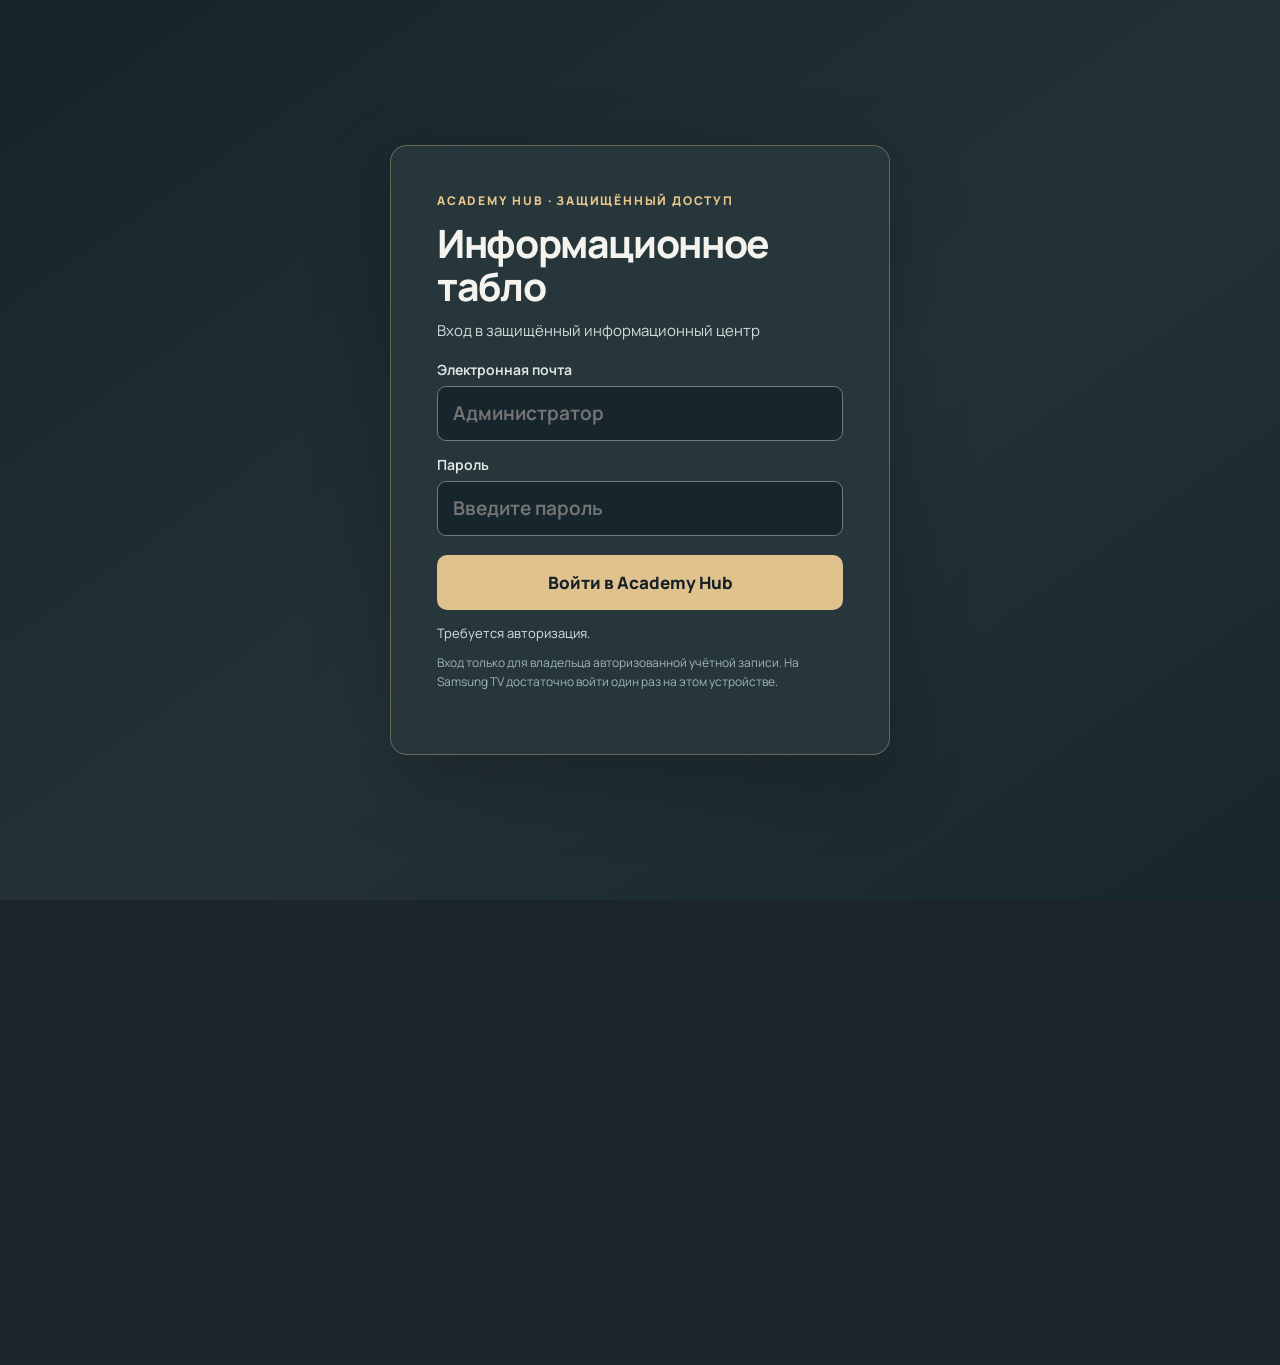
<file: index.html>
<!DOCTYPE html>
<html lang="ru">
<head>
  <meta charset="UTF-8" />
  <meta name="viewport" content="width=device-width,initial-scale=1" />
  <meta name="theme-color" content="#0a0e12" />
  <title>Academy Hub — Tactical Command Board</title>
  <link rel="preconnect" href="https://fonts.googleapis.com">
  <link rel="preconnect" href="https://fonts.gstatic.com" crossorigin>
  <link href="https://fonts.googleapis.com/css2?family=Manrope:wght@400;500;600;700;800&family=IBM+Plex+Sans:wght@400;500;600;700&display=swap" rel="stylesheet">
  <style>
    :root{
      --bg:#090d10;--bg2:#0e1317;--surface:#12181d;--surface-2:#182128;--surface-3:#1f2a32;
      --line:#2b3841;--line-2:#394952;--fg:#eef3f3;--muted:#9fb0b8;--gold:#d2b06a;--gold-2:#a7894e;
      --olive:#81916c;--olive-2:#536149;--alert:#f2c98c;--good:#8ed2b0;--bad:#f1a2a2;--blue:#90b0d8;
      --radius:20px;--shadow:0 24px 60px rgba(0,0,0,.28);--max:1620px;
      font-family:Manrope,system-ui,-apple-system,'Segoe UI',sans-serif;color:var(--fg);background:
        radial-gradient(circle at 85% -10%,rgba(210,176,106,.14),transparent 27%),
        radial-gradient(circle at 20% -10%,rgba(129,145,108,.14),transparent 32%),
        linear-gradient(180deg,#0a0e12,#0b1014 30%,#090d10);
    }
    *{box-sizing:border-box} html{scroll-behavior:smooth} body{margin:0;min-height:100vh;background:transparent}
    button,input,select,textarea{font:inherit} button{cursor:pointer;border:0} a{text-decoration:none;color:inherit}
    .hidden{display:none!important}
    .app{display:flex;min-height:100vh}
    .sidebar{width:286px;flex-shrink:0;background:linear-gradient(180deg,#0d1216,#0e1418 55%,#0b1014);border-right:1px solid rgba(210,176,106,.18);padding:22px 18px 18px;position:sticky;top:0;height:100vh;overflow:auto}
    .brand{display:flex;align-items:flex-start;gap:14px;padding:14px;border:1px solid rgba(210,176,106,.18);background:linear-gradient(180deg,rgba(210,176,106,.08),rgba(255,255,255,.01));border-radius:22px;box-shadow:var(--shadow)}
    .crest{width:58px;height:58px;border-radius:16px;background:linear-gradient(145deg,#20302c,#121a19);border:1px solid rgba(210,176,106,.34);display:grid;place-items:center;color:var(--gold);font-weight:800;letter-spacing:.08em;font-size:13px;position:relative;overflow:hidden}
    .crest:before,.crest:after{content:'';position:absolute;inset:6px;border:1px solid rgba(210,176,106,.18);border-radius:12px}.crest:after{inset:auto 17px 12px;height:1px;background:rgba(210,176,106,.18);border:0}
    .brand h1{margin:0;font-size:19px;letter-spacing:.06em;text-transform:uppercase}
    .brand p{margin:5px 0 0;color:var(--muted);font-size:12px;line-height:1.45}
    .side-meta{display:grid;grid-template-columns:1fr 1fr;gap:10px;margin:16px 0}
    .mini{padding:12px 14px;border-radius:16px;background:rgba(255,255,255,.02);border:1px solid rgba(255,255,255,.06)}
    .mini b{display:block;font-size:20px;color:var(--gold)} .mini span{display:block;color:var(--muted);font-size:11px;margin-top:4px}
    .status{display:flex;align-items:center;gap:9px;padding:10px 12px;border:1px solid rgba(255,255,255,.06);border-radius:14px;background:rgba(255,255,255,.02);font-size:12px;color:var(--muted);margin-bottom:18px}
    .dot{width:9px;height:9px;border-radius:50%;background:#56626d;box-shadow:0 0 0 4px rgba(255,255,255,.03)} .dot.on{background:var(--good);box-shadow:0 0 0 4px rgba(142,210,176,.16)}
    .nav{display:flex;flex-direction:column;gap:8px;margin-top:8px}
    .nav button{display:flex;align-items:center;justify-content:space-between;width:100%;padding:13px 14px;border-radius:15px;background:transparent;border:1px solid transparent;color:#dce6e8;text-align:left;transition:.2s}
    .nav button span{display:block;font-size:11px;color:var(--muted);margin-top:3px}
    .nav button:hover,.nav button.active{background:linear-gradient(90deg,rgba(210,176,106,.12),rgba(255,255,255,.01));border-color:rgba(210,176,106,.22)}
    .nav .emoji{width:34px;height:34px;display:grid;place-items:center;border-radius:11px;background:rgba(255,255,255,.04);font-size:16px;margin-right:12px;flex-shrink:0}
    .nav .left{display:flex;align-items:center;min-width:0}.nav strong{display:block;font-size:14px}.nav i{font-style:normal;color:var(--gold)}
    .side-footer{margin-top:18px;padding:14px;border-radius:18px;background:linear-gradient(180deg,rgba(129,145,108,.08),rgba(255,255,255,.02));border:1px solid rgba(129,145,108,.2)}
    .side-footer .eyebrow{color:var(--gold);font-size:11px;letter-spacing:.22em;text-transform:uppercase}
    .side-footer p{margin:8px 0 0;color:var(--muted);font-size:12px;line-height:1.5}

    .main{flex:1;min-width:0}.page{display:none;padding:24px 26px 36px}.page.active{display:block}
    .wrap{max-width:var(--max);margin:0 auto}
    .topbar{display:flex;align-items:flex-start;justify-content:space-between;gap:18px;margin-bottom:24px}
    .eyebrow{font-size:11px;letter-spacing:.28em;text-transform:uppercase;color:var(--gold)}
    .title{margin:8px 0 0;font-size:clamp(28px,3vw,46px);line-height:1.05;letter-spacing:.03em;text-transform:uppercase}
    .subtitle{margin:12px 0 0;color:var(--muted);max-width:960px;line-height:1.65}
    .head-panel{padding:18px 18px 16px;border-radius:18px;background:linear-gradient(180deg,rgba(210,176,106,.08),rgba(255,255,255,.02));border:1px solid rgba(210,176,106,.14);min-width:300px;box-shadow:var(--shadow)}
    .clock{font-size:30px;font-weight:800;font-variant-numeric:tabular-nums;color:var(--gold);text-align:right}.clock-note{color:var(--muted);font-size:12px;text-align:right}

    .hero{display:grid;grid-template-columns:1.4fr .9fr;gap:18px;margin-bottom:18px}
    .panel{background:linear-gradient(180deg,rgba(255,255,255,.03),rgba(255,255,255,.015));border:1px solid rgba(255,255,255,.06);border-radius:var(--radius);box-shadow:var(--shadow);padding:22px;min-width:0;position:relative;overflow:hidden}
    .panel.gold{border-color:rgba(210,176,106,.18);background:linear-gradient(180deg,rgba(210,176,106,.07),rgba(255,255,255,.02))}
    .panel:before{content:'';position:absolute;inset:0;background:linear-gradient(130deg,rgba(255,255,255,.035),transparent 35%);pointer-events:none}
    .hero h2,.section-title{margin:0 0 8px;font-size:26px;line-height:1.15}.muted{color:var(--muted)}
    .chips{display:flex;flex-wrap:wrap;gap:10px;margin-top:18px}.chip{padding:9px 12px;border-radius:999px;background:#12181d;border:1px solid rgba(255,255,255,.07);font-size:12px;color:#dbe3e6}
    .hero-grid{display:grid;grid-template-columns:repeat(2,minmax(0,1fr));gap:12px}
    .stat-card{padding:16px 16px;border-radius:18px;background:rgba(0,0,0,.18);border:1px solid rgba(255,255,255,.06)}
    .stat-card small{display:block;color:var(--muted);font-size:11px;letter-spacing:.16em;text-transform:uppercase}.stat-card strong{display:block;margin-top:8px;font-size:30px;color:var(--gold)}.stat-card span{display:block;margin-top:6px;color:#cfd8db;font-size:13px;line-height:1.5}

    .metrics{display:grid;grid-template-columns:repeat(5,minmax(0,1fr));gap:14px;margin-bottom:18px}
    .metric{padding:18px;border-radius:18px;background:linear-gradient(180deg,rgba(255,255,255,.03),rgba(255,255,255,.01));border:1px solid rgba(255,255,255,.06)}
    .metric small{display:block;color:var(--muted);font-size:11px;letter-spacing:.16em;text-transform:uppercase}.metric strong{display:block;margin-top:10px;font-size:29px;color:var(--gold)}.metric span{display:block;margin-top:6px;color:#d2dcde;font-size:13px}

    .grid-2{display:grid;grid-template-columns:repeat(2,minmax(0,1fr));gap:18px}
    .grid-3{display:grid;grid-template-columns:repeat(3,minmax(0,1fr));gap:18px}
    .grid-6{display:grid;grid-template-columns:repeat(6,minmax(0,1fr));gap:14px}
    .spacer{height:18px}
    .section-header{display:flex;align-items:flex-end;justify-content:space-between;gap:16px;margin:6px 0 14px}
    .section-header p{margin:0;color:var(--muted);max-width:760px;line-height:1.55}

    .ranking{list-style:none;margin:0;padding:0;display:flex;flex-direction:column;gap:10px}.ranking li{display:grid;grid-template-columns:56px 1fr auto;gap:14px;align-items:center;padding:12px 14px;border-radius:16px;background:rgba(0,0,0,.18);border:1px solid rgba(255,255,255,.05)}
    .rank-no{width:42px;height:42px;border-radius:13px;display:grid;place-items:center;background:#1a252d;border:1px solid rgba(255,255,255,.08);font-weight:800;color:#f3f5f6}.ranking li:nth-child(1) .rank-no{background:linear-gradient(180deg,#af9257,#7a6538);border-color:rgba(255,255,255,.12)}.ranking li:nth-child(2) .rank-no{background:linear-gradient(180deg,#798188,#556068)}.ranking li:nth-child(3) .rank-no{background:linear-gradient(180deg,#8a6d5a,#614c3d)}
    .rank-name b{display:block;font-size:15px}.rank-name span{display:block;color:var(--muted);font-size:12px;margin-top:3px}.score{font-weight:800;font-size:24px;color:var(--gold);font-variant-numeric:tabular-nums}

    .sport-grid{display:grid;grid-template-columns:repeat(5,minmax(0,1fr));gap:14px}.sport-card{padding:16px;border-radius:18px;background:rgba(255,255,255,.025);border:1px solid rgba(255,255,255,.06)}.sport-card h3{margin:0 0 12px;font-size:15px;text-transform:uppercase;letter-spacing:.08em;color:var(--gold)}
    .mini-rank{list-style:none;margin:0;padding:0;display:flex;flex-direction:column;gap:8px}.mini-rank li{display:flex;gap:10px;align-items:center;padding:8px 10px;border-radius:12px;background:rgba(0,0,0,.18)}.mini-rank b{flex:1;font-size:13px}.mini-rank span{font-size:12px;color:var(--gold);font-weight:700}

    .group-grid{display:grid;grid-template-columns:repeat(3,minmax(0,1fr));gap:18px}.group-card{padding:18px;border-radius:20px;background:linear-gradient(180deg,rgba(129,145,108,.06),rgba(255,255,255,.02));border:1px solid rgba(129,145,108,.18)}
    .group-top{display:flex;align-items:flex-start;justify-content:space-between;gap:12px}.group-top h3{margin:0;font-size:22px}.group-top .badge{padding:7px 11px;border-radius:999px;background:#11181d;border:1px solid rgba(255,255,255,.08);font-size:11px;letter-spacing:.14em;text-transform:uppercase;color:var(--gold)}
    .group-meta{display:flex;gap:10px;flex-wrap:wrap;margin:12px 0 14px}.group-meta span{padding:7px 10px;border-radius:999px;background:rgba(0,0,0,.18);border:1px solid rgba(255,255,255,.06);font-size:12px;color:#d7dfe2}
    .schedule{list-style:none;padding:0;margin:0;display:flex;flex-direction:column;gap:10px}.schedule li{display:flex;gap:10px;padding:10px 11px;border-radius:14px;background:rgba(0,0,0,.18);border:1px solid rgba(255,255,255,.05)}.schedule time{min-width:64px;font-weight:800;color:var(--gold);font-variant-numeric:tabular-nums}.schedule span{color:#dce4e7;font-size:13px;line-height:1.45}

    .birthday-grid{display:grid;grid-template-columns:1fr 1.15fr;gap:18px}.callout{padding:18px;border-radius:18px;background:linear-gradient(180deg,rgba(210,176,106,.09),rgba(255,255,255,.02));border:1px solid rgba(210,176,106,.18)}.callout h3{margin:0 0 8px;font-size:20px}.list{list-style:none;margin:0;padding:0}.list li{padding:12px 0;border-bottom:1px solid rgba(255,255,255,.06)}.list li:last-child{border-bottom:0}

    .direction-grid{display:grid;grid-template-columns:repeat(2,minmax(0,1fr));gap:18px}.direction{padding:20px;border-radius:20px;border:1px solid rgba(255,255,255,.06);background:linear-gradient(180deg,rgba(255,255,255,.03),rgba(255,255,255,.015))}.direction h3{margin:0 0 10px;font-size:24px;color:var(--gold)}.direction p{margin:0;color:#d7e0e3;line-height:1.7}.direction ul{margin:14px 0 0 0;padding-left:18px;color:var(--muted);line-height:1.7}

    .notice{padding:20px 22px;border-radius:18px;background:linear-gradient(90deg,rgba(210,176,106,.15),rgba(255,255,255,.03));border-left:4px solid var(--gold);font-size:18px;line-height:1.65;color:#f0f4f2}
    .footer-note{padding:18px;border-radius:18px;background:#0f1519;border:1px solid rgba(210,176,106,.12);color:var(--muted);text-align:center;line-height:1.6}
    .footer-note b{color:var(--gold)}

    .admin-grid{display:grid;grid-template-columns:1.05fr .95fr;gap:18px}.stack{display:flex;flex-direction:column;gap:18px}.fields{display:grid;grid-template-columns:repeat(2,minmax(0,1fr));gap:14px}.field,.textarea-field{display:flex;flex-direction:column;gap:7px}.field label,.textarea-field label{font-size:12px;letter-spacing:.14em;text-transform:uppercase;color:var(--muted)}
    .input,textarea,select{width:100%;padding:13px 14px;border-radius:14px;border:1px solid rgba(255,255,255,.08);background:#0d1317;color:#eef3f3;outline:none}.input:focus,textarea:focus,select:focus{border-color:rgba(210,176,106,.42);box-shadow:0 0 0 4px rgba(210,176,106,.08)} textarea{min-height:124px;resize:vertical}
    .textarea-lg textarea{min-height:170px}.btnrow{display:flex;gap:10px;flex-wrap:wrap;align-items:center}.btn{padding:12px 16px;border-radius:14px;font-weight:800;letter-spacing:.03em}.btn.primary{background:linear-gradient(180deg,#d8b775,#b59250);color:#1b160d}.btn.secondary{background:#141c21;color:#eaf0f2;border:1px solid rgba(255,255,255,.08)}.btn.ghost{background:transparent;color:#eef3f3;border:1px dashed rgba(255,255,255,.1)}
    .info{font-size:13px;color:var(--muted)} .info.good{color:var(--good)} .info.bad{color:var(--bad)}
    .accordions{display:flex;flex-direction:column;gap:12px}.acc{border-radius:18px;border:1px solid rgba(255,255,255,.06);background:rgba(255,255,255,.02);overflow:hidden}.acc summary{list-style:none;padding:16px 18px;font-weight:700;cursor:pointer;display:flex;justify-content:space-between;align-items:center}.acc summary::-webkit-details-marker{display:none}.acc .acc-body{padding:0 18px 18px}

    .cadet-stats{display:grid;grid-template-columns:repeat(4,minmax(0,1fr));gap:14px}.cadet-list{display:flex;flex-direction:column;gap:10px;max-height:600px;overflow:auto}.cadet-row{display:flex;gap:12px;align-items:center;padding:12px;border-radius:14px;background:rgba(0,0,0,.16);border:1px solid rgba(255,255,255,.05)}.cadet-row strong{display:block}.cadet-row .meta{color:var(--muted);font-size:12px;margin-top:3px}
    .upload-box{padding:18px;border-radius:18px;background:rgba(255,255,255,.02);border:1px dashed rgba(210,176,106,.2)}
    .preview{padding:14px 16px;border-radius:16px;background:#0c1216;border:1px solid rgba(255,255,255,.06);white-space:pre-wrap;max-height:340px;overflow:auto;font-family:'IBM Plex Sans',system-ui,sans-serif;color:#dce4e5;line-height:1.55}
    .checkrow{display:flex;flex-wrap:wrap;gap:14px}.checkrow label{display:flex;align-items:center;gap:8px;color:#dfe6e8;font-size:13px}
    .pill-grid{display:grid;grid-template-columns:repeat(2,minmax(0,1fr));gap:12px}.pill{padding:12px 14px;border-radius:16px;background:rgba(255,255,255,.03);border:1px solid rgba(255,255,255,.06)}

    .tv .sidebar,.tv .admin-only{display:none!important}.tv .page{padding:14px}.tv .topbar{margin-bottom:14px}.tv .hero,.tv .metrics,.tv .grid-2,.tv .direction-grid,.tv .birthday-grid{gap:12px}.tv .group-grid{grid-template-columns:repeat(2,minmax(0,1fr));gap:12px}.tv .sport-grid{grid-template-columns:repeat(5,minmax(0,1fr));gap:10px}.tv .panel{padding:16px}.tv .title{font-size:34px}.tv .section-title{font-size:20px}.tv .ranking li{padding:10px 12px}.tv .schedule li{padding:8px 10px}.tv .metric strong{font-size:24px}

    @media (max-width:1450px){.metrics{grid-template-columns:repeat(3,minmax(0,1fr))}.sport-grid{grid-template-columns:repeat(3,minmax(0,1fr))}.grid-6{grid-template-columns:repeat(3,minmax(0,1fr))}}
    @media (max-width:1220px){.sidebar{width:250px}.hero,.admin-grid,.birthday-grid,.grid-2,.direction-grid{grid-template-columns:1fr}.group-grid{grid-template-columns:repeat(2,minmax(0,1fr))}}
    @media (max-width:900px){.app{display:block}.sidebar{position:relative;top:auto;height:auto;width:auto}.page{padding:18px 14px 24px}.metrics,.cadet-stats,.pill-grid,.hero-grid,.fields,.sport-grid,.group-grid{grid-template-columns:1fr}.topbar{display:block}.head-panel{margin-top:14px}.grid-3{grid-template-columns:1fr}}
  
/* Motion system — respects reduced-motion preferences */
@keyframes entrance{from{opacity:0;transform:translateY(16px)}to{opacity:1;transform:translateY(0)}}
@keyframes swapin{from{opacity:0;transform:translateX(15px) scale(.985)}to{opacity:1;transform:translateX(0) scale(1)}}
@keyframes glow{0%,100%{box-shadow:0 0 0 rgba(210,176,106,0)}50%{box-shadow:0 0 22px rgba(210,176,106,.15)}}
.panel,.metric,.group-card,.sport-card{animation:entrance .55s cubic-bezier(.2,.75,.3,1) both;transition:transform .25s ease,border-color .25s ease,box-shadow .25s ease}
.panel:hover,.group-card:hover,.sport-card:hover{transform:translateY(-3px);border-color:rgba(210,176,106,.3)}
.rank-no{animation:glow 5s infinite}.rotating-card{animation:swapin .42s ease-out both}
.rotation-toolbar{display:flex;justify-content:space-between;align-items:center;gap:12px;flex-wrap:wrap;margin-bottom:16px}
.rotation-tabs{display:flex;gap:8px;flex-wrap:wrap}.rotation-tabs button{border:1px solid var(--line-2);border-radius:10px;padding:8px 13px;background:#142026;color:var(--fg)}
.rotation-tabs button.active{background:var(--gold);color:#151718}
.rotation-progress{height:3px;overflow:hidden;background:#334048;border-radius:10px;margin:14px 0 0}.rotation-progress i{display:block;height:100%;width:0;background:var(--gold);transition:width .2s linear}
@media(prefers-reduced-motion:reduce){*,*:before,*:after{animation:none!important;transition:none!important;scroll-behavior:auto!important}}

#dashboard.wallboard>.wrap>:not(.topbar):not(.wallboard-grid):not(.footer-note){display:none!important}
/* One-screen wallboard: important public blocks are visible without scrolling or a mouse. */
#dashboard.wallboard{height:100vh;min-height:680px;overflow:hidden;padding:12px 16px 10px}
#dashboard.wallboard>.wrap{height:100%;max-width:none;display:flex;flex-direction:column;gap:10px}
#dashboard.wallboard>.wrap>.topbar{flex:none;margin:0;align-items:center}
#dashboard.wallboard .title{font-size:clamp(20px,1.7vw,34px);margin:4px 0}
#dashboard.wallboard .topbar .subtitle{display:none}
#dashboard.wallboard .head-panel{padding:9px 14px;min-width:205px}
#dashboard.wallboard .clock{font-size:23px}
#dashboard.wallboard .eyebrow{font-size:9px}
#dashboard.wallboard .wallboard-grid{flex:1;min-height:0;display:grid;grid-template-columns:repeat(12,minmax(0,1fr));grid-template-rows:minmax(0,1fr) minmax(0,.83fr);gap:10px}
#dashboard.wallboard .wallboard-grid>.panel{padding:12px 14px;min-height:0;overflow:hidden;border-radius:14px}
#dashboard.wallboard .wallboard-grid .section-header{display:block;margin:0 0 8px}
#dashboard.wallboard .wallboard-grid .section-header p{display:none}
#dashboard.wallboard .wallboard-grid .section-title{font-size:clamp(13px,1.05vw,20px);margin:2px 0 5px}
#dashboard.wallboard .ranking{gap:3px}
#dashboard.wallboard .ranking li{padding:4px 7px;gap:7px;grid-template-columns:27px minmax(0,1fr) auto;border-radius:9px}
#dashboard.wallboard .rank-no{width:25px;height:25px;border-radius:7px;font-size:11px}
#dashboard.wallboard .rank-name b{font-size:clamp(10px,.8vw,13px);white-space:nowrap;overflow:hidden;text-overflow:ellipsis}
#dashboard.wallboard .rank-name span{display:none}
#dashboard.wallboard .score{font-size:clamp(12px,.95vw,17px)}
#dashboard.wallboard .rotation-toolbar{gap:5px;margin:0 0 5px}
#dashboard.wallboard .rotation-tabs{gap:3px}
#dashboard.wallboard .rotation-tabs button{font-size:10px;padding:4px 6px;border-radius:6px}
#dashboard.wallboard .rotation-toolbar>.muted{display:none}
#dashboard.wallboard .group-card{padding:8px;border-radius:10px}
#dashboard.wallboard .group-card h3{font-size:16px}
#dashboard.wallboard .group-meta{margin:5px 0}
#dashboard.wallboard .group-meta span{padding:4px 6px;font-size:10px}
#dashboard.wallboard .schedule{gap:4px}
#dashboard.wallboard .schedule li{padding:6px;gap:5px}
#dashboard.wallboard .schedule li span,#dashboard.wallboard .schedule time{font-size:11px}
#dashboard.wallboard .schedule time{min-width:43px}
#dashboard.wallboard .sport-grid{grid-template-columns:repeat(5,minmax(0,1fr));gap:6px}
#dashboard.wallboard .sport-card{padding:8px;border-radius:10px}
#dashboard.wallboard .sport-card h3{font-size:11px;margin:0 0 7px}
#dashboard.wallboard .mini-rank{gap:3px}
#dashboard.wallboard .mini-rank li{padding:4px;gap:3px}
#dashboard.wallboard .mini-rank b{font-size:10px;min-width:0;overflow:hidden;text-overflow:ellipsis;white-space:nowrap}
#dashboard.wallboard .mini-rank span{font-size:10px}
#dashboard.wallboard .callout{padding:8px}
#dashboard.wallboard .callout h3,#dashboard.wallboard .callout p{display:none}
#dashboard.wallboard .list li{padding:6px 0;font-size:11px}
#dashboard.wallboard #birthdayList{max-height:170px;overflow:hidden}
#dashboard.wallboard .notice{padding:10px;font-size:clamp(11px,.82vw,14px);line-height:1.5}
#dashboard.wallboard .footer-note{flex:none;padding:3px 7px;font-size:10px;border-radius:7px}
#dashboard.wallboard .wb-study{grid-column:span 3;grid-row:span 2}
#dashboard.wallboard .wb-sport{grid-column:span 3}
#dashboard.wallboard .wb-schedule{grid-column:span 3}
#dashboard.wallboard .wb-grades{grid-column:span 3}
#dashboard.wallboard .wb-sections{grid-column:span 6}
#dashboard.wallboard .wb-birthdays{grid-column:span 3}
#dashboard.wallboard .wb-notice{grid-column:span 3}
#dashboard.wallboard .wb-birthdays .panel{padding:0;background:transparent;box-shadow:none;border:0}
#dashboard.wallboard .wb-birthdays .birthday-grid{display:block}
#dashboard.wallboard .wb-birthdays .birthday-grid>.panel{margin-bottom:8px}
#dashboard.wallboard .wb-birthdays .birthday-grid>.panel:last-child{margin-bottom:0}
#dashboard.wallboard .wb-birthdays .birthday-grid .section-header{margin-bottom:4px}
#dashboard.wallboard .wallboard-grid .rotation-progress{margin:5px 0 0}
#dashboard.wallboard .wb-grades .ranking li{padding:4px 6px}
body.wallboard-mode .sidebar{display:none}
body.wallboard-mode .main{width:100%}
@media(max-width:1300px){#dashboard.wallboard .wallboard-grid{grid-template-columns:repeat(6,minmax(0,1fr));grid-template-rows:repeat(3,minmax(0,1fr))}#dashboard.wallboard .wb-study{grid-column:span 2;grid-row:span 2}#dashboard.wallboard .wb-sport,#dashboard.wallboard .wb-schedule,#dashboard.wallboard .wb-grades,#dashboard.wallboard .wb-birthdays,#dashboard.wallboard .wb-notice{grid-column:span 2}#dashboard.wallboard .wb-sections{grid-column:span 4}}
@media(max-width:750px){#dashboard.wallboard{height:auto;overflow:visible}#dashboard.wallboard .wallboard-grid{display:block}#dashboard.wallboard .wallboard-grid>.panel{margin-bottom:10px}#dashboard.wallboard .topbar{display:block}#dashboard.wallboard .head-panel{display:none}}


/* Purpose-built 1920 × 1080 kiosk canvas; scaled as one unit to screen. */
html:has(body.wallboard-mode),body.wallboard-mode{width:100%;height:100%;overflow:hidden!important}
body.wallboard-mode .app,body.wallboard-mode .main{height:100%;min-height:0!important;width:100%;overflow:hidden!important}
body.wallboard-mode #dashboard.wallboard{position:absolute!important;top:0;left:0;width:1920px!important;height:1080px!important;min-height:0!important;margin:0!important;padding:18px 22px 12px!important;overflow:hidden!important;transform-origin:top left;transform:scale(var(--tv-fit,1));box-sizing:border-box}
body.wallboard-mode #dashboard.wallboard>.wrap{height:100%!important;gap:12px!important}
body.wallboard-mode #dashboard.wallboard .wallboard-grid{grid-template-columns:repeat(12,minmax(0,1fr))!important;grid-template-rows:minmax(0,1fr) minmax(0,.85fr)!important;gap:12px!important}
body.wallboard-mode #dashboard.wallboard .wb-study{grid-column:span 3!important;grid-row:span 2!important}
body.wallboard-mode #dashboard.wallboard .wb-sport,body.wallboard-mode #dashboard.wallboard .wb-schedule,body.wallboard-mode #dashboard.wallboard .wb-grades{grid-column:span 3!important;grid-row:span 1!important}
body.wallboard-mode #dashboard.wallboard .wb-sections{grid-column:span 6!important;grid-row:span 1!important}
body.wallboard-mode #dashboard.wallboard .wb-birthdays,body.wallboard-mode #dashboard.wallboard .wb-notice{grid-column:span 3!important;grid-row:span 1!important}
body.wallboard-mode #dashboard.wallboard .wallboard-grid{display:grid!important}
body.wallboard-mode #dashboard.wallboard .wallboard-grid>.panel{margin:0!important}
body.wallboard-mode #dashboard.wallboard .topbar{display:flex!important}
body.wallboard-mode #dashboard.wallboard .head-panel{display:block!important}
body.wallboard-mode #dashboard.wallboard .rank-name b{font-size:14px!important}
body.wallboard-mode #dashboard.wallboard .section-title{font-size:19px!important}
body.wallboard-mode #dashboard.wallboard .sport-card h3{font-size:13px!important}
body.wallboard-mode #dashboard.wallboard .sport-card .mini-rank b{font-size:11px!important}
body.wallboard-mode #dashboard.wallboard .footer-note{font-size:11px!important}
@media(max-width:750px){body.wallboard-mode #dashboard.wallboard{height:1080px!important;overflow:hidden!important}body.wallboard-mode #dashboard.wallboard .wallboard-grid{display:grid!important}}


/* KIOSK 16:9 — information only, zero explanatory clutter */
body.wallboard-mode #dashboard.wallboard .topbar .eyebrow,
body.wallboard-mode #dashboard.wallboard .topbar .subtitle,
body.wallboard-mode #dashboard.wallboard .section-header .eyebrow,
body.wallboard-mode #dashboard.wallboard .group-meta,
body.wallboard-mode #dashboard.wallboard .group-card .muted,
body.wallboard-mode #dashboard.wallboard .rotation-tabs,
body.wallboard-mode #dashboard.wallboard .rotation-toolbar>.muted,
body.wallboard-mode #dashboard.wallboard .callout p {display:none!important}
body.wallboard-mode #dashboard.wallboard .topbar{height:65px;min-height:65px!important;gap:12px!important}
body.wallboard-mode #dashboard.wallboard .title{font-size:32px!important;letter-spacing:.12em!important;margin:0!important;color:#ecf0e9}
body.wallboard-mode #dashboard.wallboard .head-panel{padding:6px 12px!important;background:none;box-shadow:none;border:0}
body.wallboard-mode #dashboard.wallboard .clock{font-size:27px!important}
body.wallboard-mode #dashboard.wallboard .clock-note{font-size:10px!important}
body.wallboard-mode #dashboard.wallboard .wallboard-grid{grid-template-rows:minmax(0,1fr) minmax(0,.94fr)!important;gap:12px!important}
body.wallboard-mode #dashboard.wallboard .wallboard-grid>.panel{padding:14px 16px!important}
body.wallboard-mode #dashboard.wallboard .section-header{margin:0 0 9px!important}
body.wallboard-mode #dashboard.wallboard .section-title{font-size:21px!important;margin:0!important}
body.wallboard-mode #dashboard.wallboard .rotation-toolbar{margin:0!important;min-height:0!important}
body.wallboard-mode #dashboard.wallboard .group-card{padding:10px!important}
body.wallboard-mode #dashboard.wallboard .schedule{gap:7px!important;margin:8px 0 0!important}
body.wallboard-mode #dashboard.wallboard .schedule li{padding:8px!important}
body.wallboard-mode #dashboard.wallboard .schedule li span,body.wallboard-mode #dashboard.wallboard .schedule time{font-size:14px!important}
body.wallboard-mode #dashboard.wallboard .schedule time{min-width:60px!important}
body.wallboard-mode #dashboard.wallboard .ranking li{padding:6px 8px!important}
body.wallboard-mode #dashboard.wallboard .ranking{gap:5px!important}
body.wallboard-mode #dashboard.wallboard .rank-name b{font-size:15px!important}
body.wallboard-mode #dashboard.wallboard .rank-no{width:28px!important;height:28px!important}
body.wallboard-mode #dashboard.wallboard .footer-note{padding:0!important;background:none!important;border:0!important;font-size:10px!important;color:#758388!important}


/* Editorial admin navigation is visible on desktop; only TV hides it. */
.sidebar .tv-link{display:block;margin:2px 0 12px;padding:13px 15px;border:1px solid rgba(210,176,106,.45);border-radius:14px;background:linear-gradient(110deg,rgba(210,176,106,.18),rgba(53,70,60,.16));color:var(--gold);font-size:13px;font-weight:800}
body:not(.wallboard-mode) #dashboard.wallboard{width:100%;height:auto!important;min-height:100vh;overflow:visible;padding:18px}
body:not(.wallboard-mode) #dashboard.wallboard .wrap{width:auto!important;min-width:0;max-width:none;transform:none!important;height:auto!important}
body:not(.wallboard-mode) #dashboard.wallboard .wallboard-grid{height:auto!important;min-height:0;grid-template-columns:repeat(6,minmax(0,1fr));grid-template-rows:auto;gap:14px}
body:not(.wallboard-mode) #dashboard.wallboard .wallboard-grid>.panel{min-height:290px;max-height:none}
body:not(.wallboard-mode) #dashboard.wallboard .wb-study{grid-column:span 3;grid-row:span 2}
body:not(.wallboard-mode) #dashboard.wallboard .wb-sport{grid-column:span 3;grid-row:span 2}
body:not(.wallboard-mode) #dashboard.wallboard .wb-schedule,body:not(.wallboard-mode) #dashboard.wallboard .wb-grades{grid-column:span 3;grid-row:auto}
body:not(.wallboard-mode) #dashboard.wallboard .wb-sections{grid-column:span 6;grid-row:auto}
body:not(.wallboard-mode) #dashboard.wallboard .wb-birthdays,body:not(.wallboard-mode) #dashboard.wallboard .wb-notice{grid-column:span 3;grid-row:auto}
body:not(.wallboard-mode) #dashboard.wallboard .topbar{height:auto!important}
@media(max-width:1050px){body:not(.wallboard-mode) #dashboard.wallboard .wallboard-grid{display:block}body:not(.wallboard-mode) #dashboard.wallboard .wallboard-grid>.panel{margin-bottom:14px}}

/* Academy editorial refresh — restrained daylight stone and brass */
:root{--bg:#161d20;--bg2:#1b2428;--surface:#202a2f;--surface-2:#273239;--surface-3:#303b42;--line:#48555b;--line-2:#627078;--fg:#f8f7f1;--muted:#c8d0cd;--gold:#e2c58b;--gold-2:#c3a164;--olive:#a7b69a;--shadow:0 12px 28px rgba(0,0,0,.15);--radius:12px}
body{background:#1b252b}
.sidebar{background:#182328}
.panel,.metric,.sport-card,.group-card,.stat-card,.head-panel{border-radius:12px;box-shadow:0 8px 18px rgba(0,0,0,.12)}
.panel{background:linear-gradient(165deg,#28353b,#202c32);border-color:#43535b}
.brand{border-radius:12px}
.crest.academy-seal{background:#e8ecea;padding:2px;border:2px solid var(--gold);overflow:hidden}
.crest.academy-seal img{width:100%;height:100%;object-fit:contain;border-radius:50%}
.title,.section-title,.brand h1{letter-spacing:0;text-transform:none}
.eyebrow{letter-spacing:.12em}
.clock{font-family:'IBM Plex Sans',monospace;font-variant-numeric:tabular-nums;letter-spacing:0;min-width:9ch;font-size:clamp(24px,2.4vw,38px);line-height:1.2;white-space:nowrap}
.rotating-card{animation:groupCrossfade .3s ease-out both}
@keyframes groupCrossfade{from{opacity:.25;transform:translateY(5px)}to{opacity:1;transform:translateY(0)}}
body.wallboard-mode #dashboard.wallboard .wallboard-grid{grid-template-rows:minmax(0,1fr) minmax(0,.92fr) minmax(80px,.22fr)!important}
body.wallboard-mode #dashboard.wallboard .wb-study{grid-column:span 3!important;grid-row:span 2!important}
body.wallboard-mode #dashboard.wallboard .wb-sport,body.wallboard-mode #dashboard.wallboard .wb-schedule,body.wallboard-mode #dashboard.wallboard .wb-grades{grid-column:span 3!important;grid-row:span 1!important}
body.wallboard-mode #dashboard.wallboard .wb-sections{grid-column:span 6!important;grid-row:span 1!important}
body.wallboard-mode #dashboard.wallboard .wb-birthdays{grid-column:span 3!important;grid-row:span 1!important}
body.wallboard-mode #dashboard.wallboard .wb-notice{grid-column:1/-1!important;grid-row:3!important;padding:9px 22px!important;min-height:0!important;display:flex!important;align-items:center;gap:25px}
body.wallboard-mode #dashboard.wallboard .wb-notice .section-header{margin:0!important;flex-shrink:0}
body.wallboard-mode #dashboard.wallboard .wb-notice .section-title{margin:0!important}
body.wallboard-mode #dashboard.wallboard .wb-notice #noticeBox{flex:1;min-width:0;font-size:20px!important;line-height:1.3!important;padding:6px 12px!important}

/* Compact birthday calendar — one aligned module instead of two nested cards. */
#dashboard.wallboard .wb-birthdays{display:flex;flex-direction:column;min-height:0}
#dashboard.wallboard .wb-birthdays .birthday-grid{display:flex;flex-direction:column;gap:0;width:100%;height:100%;min-height:0}
#dashboard.wallboard .wb-birthdays .birthday-header{display:flex;align-items:center;justify-content:space-between;gap:12px;padding:1px 0 11px;border-bottom:1px solid rgba(226,197,139,.23)}
#dashboard.wallboard .wb-birthdays .birthday-header h2{font-size:21px;line-height:1.2;margin:0;letter-spacing:-.03em;font-weight:800}
#dashboard.wallboard .wb-birthdays .birthday-today-badge{font-size:11px;font-weight:700;color:#e4cb9c;background:rgba(226,197,139,.10);border:1px solid rgba(226,197,139,.21);padding:5px 10px;border-radius:99px;white-space:nowrap}
#dashboard.wallboard .wb-birthdays .birthday-today-area{margin-top:11px;background:linear-gradient(110deg,rgba(226,197,139,.12),rgba(226,197,139,.03));border:1px solid rgba(226,197,139,.18);border-radius:12px;padding:9px 12px;min-height:52px}
#dashboard.wallboard .wb-birthdays .birthday-today-list{display:flex;flex-direction:column;gap:5px}
#dashboard.wallboard .wb-birthdays .birthday-today-list li{padding:0!important;border:0!important;font-size:14px!important;line-height:1.5;color:#f6f0e4}
#dashboard.wallboard .wb-birthdays .birthday-person{display:flex;gap:10px;align-items:baseline}
#dashboard.wallboard .wb-birthdays .birthday-person-dot{color:var(--gold);flex-shrink:0;font-size:18px}
#dashboard.wallboard .wb-birthdays .birthday-extra{font-size:12px!important;color:var(--muted)!important}
#dashboard.wallboard .wb-birthdays .birthday-none{display:flex;align-items:center;gap:10px;color:#d4dedb!important}
#dashboard.wallboard .wb-birthdays .birthday-none-symbol{font-size:20px;color:var(--gold);line-height:1}
#dashboard.wallboard .wb-birthdays .birthday-divider{display:flex;justify-content:space-between;gap:10px;padding:13px 1px 8px;color:#d3dcd8;font-size:12px;text-transform:uppercase;letter-spacing:.13em;font-weight:800}
#dashboard.wallboard .wb-birthdays .birthday-divider span:last-child{color:var(--gold);text-transform:none;letter-spacing:0}
#dashboard.wallboard .wb-birthdays #birthdayList{display:flex;flex-direction:column;gap:0;min-height:0;max-height:none;overflow:hidden}
#dashboard.wallboard .wb-birthdays .birthday-calendar-item{display:flex;align-items:baseline;gap:9px;padding:8px 1px!important;border-bottom:1px solid rgba(255,255,255,.075);font-size:13px!important;line-height:1.3}
#dashboard.wallboard .wb-birthdays .birthday-calendar-item:nth-child(n+6){display:none}
#dashboard.wallboard .wb-birthdays .birthday-calendar-marker{width:5px;height:5px;border-radius:100%;background:#d6b77a;flex-shrink:0;align-self:center}
#dashboard.wallboard .wb-birthdays .birthday-calendar-empty{color:#a6b6b7;font-size:13px!important;padding:12px 0!important;border:0!important}
body:not(.wallboard-mode) #dashboard.wallboard .wb-birthdays .birthday-calendar-item:nth-child(n+6){display:flex}
body:not(.wallboard-mode) #dashboard.wallboard .wb-birthdays #birthdayList{max-height:none;overflow:visible}


#dashboard.wallboard .wb-birthdays #birthdayList.is-empty{flex:1;display:flex;align-items:center;justify-content:center;min-height:45px}
#dashboard.wallboard .wb-birthdays #birthdayList.is-empty .birthday-calendar-empty{font-size:13px!important;color:#aabbb9!important;text-align:center;line-height:1.5}

/* TV readability for 132-cadet roster — font sizes based on visible 10/5 rankings. */
body.wallboard-mode #dashboard.wallboard .wallboard-grid{
 grid-template-columns:repeat(12,minmax(0,1fr))!important;
 grid-template-rows:minmax(0,1.06fr) minmax(0,1fr) minmax(80px,.22fr)!important;
 gap:14px!important;
}
body.wallboard-mode #dashboard.wallboard .wb-sections{grid-column:span 5!important;grid-row:span 1!important}
body.wallboard-mode #dashboard.wallboard .wb-birthdays{grid-column:span 4!important;grid-row:span 1!important}
body.wallboard-mode #dashboard.wallboard .wb-study .ranking{gap:8px!important}
body.wallboard-mode #dashboard.wallboard .wb-study .ranking li{
 grid-template-columns:34px minmax(0,1fr) auto!important;
 min-height:57px!important;gap:12px!important;padding:7px 9px!important;
}
body.wallboard-mode #dashboard.wallboard .wb-study .rank-name,
body.wallboard-mode #dashboard.wallboard .wb-sport .rank-name,
body.wallboard-mode #dashboard.wallboard .wb-grades .rank-name{min-width:0}
body.wallboard-mode #dashboard.wallboard .wb-study .rank-name b,
body.wallboard-mode #dashboard.wallboard .wb-sport .rank-name b,
body.wallboard-mode #dashboard.wallboard .wb-grades .rank-name b{
 white-space:normal!important;overflow:visible!important;
 text-overflow:clip!important;overflow-wrap:anywhere!important;
 letter-spacing:0!important;display:block!important;
}
body.wallboard-mode #dashboard.wallboard .wb-study .rank-name b{
 font-size:21px!important;line-height:1.24!important;
}
body.wallboard-mode #dashboard.wallboard .wb-study .score{font-size:21px!important}
body.wallboard-mode #dashboard.wallboard .wb-sport .rank-name b{
 font-size:20px!important;line-height:1.24!important;
}
body.wallboard-mode #dashboard.wallboard .wb-sport .ranking li{min-height:57px!important;gap:12px!important}
body.wallboard-mode #dashboard.wallboard .wb-grades .rank-name b{
 font-size:18px!important;line-height:1.23!important;
}
body.wallboard-mode #dashboard.wallboard .wb-grades .ranking li{min-height:44px!important;gap:9px!important}
body.wallboard-mode #dashboard.wallboard .wb-sections .sport-card h3{
 font-size:15px!important;line-height:1.32!important;
}
body.wallboard-mode #dashboard.wallboard .wb-sections .mini-rank b{
 font-size:14px!important;line-height:1.3!important;
 white-space:normal!important;overflow-wrap:anywhere!important;
}
body.wallboard-mode #dashboard.wallboard .wb-sections .mini-rank li{min-height:36px}
body.wallboard-mode #dashboard.wallboard .wb-sections .mini-rank span{font-size:14px!important}
/* Wider single birthday panel, with no clipped letters or artificial inner card. */
body.wallboard-mode #dashboard.wallboard .wb-birthdays{
 display:flex!important;flex-direction:column!important;
 min-width:0!important;min-height:0!important;overflow:hidden!important;
 padding:17px 20px!important;
}
body.wallboard-mode #dashboard.wallboard .wb-birthdays .birthday-grid{
 display:flex!important;flex-direction:column!important;flex:1;
 min-width:0!important;min-height:0!important;width:100%!important;
 height:auto!important;gap:0!important;
}
body.wallboard-mode #dashboard.wallboard .wb-birthdays .birthday-header{
 display:flex!important;align-items:center!important;flex-wrap:wrap!important;
 gap:8px 14px!important;padding:0 0 12px!important;min-height:46px;
 border-bottom:1px solid rgba(226,197,139,.24);
}
body.wallboard-mode #dashboard.wallboard .wb-birthdays .birthday-header h2{
 font-size:24px!important;line-height:1.34!important;letter-spacing:0!important;
 margin:0!important;min-width:0!important;white-space:normal!important;
 overflow:visible!important;text-overflow:clip!important;
}
body.wallboard-mode #dashboard.wallboard .wb-birthdays .birthday-today-badge{
 font-size:13px!important;line-height:1.3!important;padding:5px 10px!important;
 flex-shrink:0!important;
}
body.wallboard-mode #dashboard.wallboard .wb-birthdays .birthday-today-area{
 flex:0 0 auto!important;margin:13px 0 3px!important;
 min-width:0!important;min-height:60px!important;
 border-radius:11px!important;padding:11px 13px!important;overflow:visible!important;
}
body.wallboard-mode #dashboard.wallboard .wb-birthdays .birthday-today-list li{
 font-size:18px!important;line-height:1.38!important;white-space:normal!important;
 overflow:visible!important;overflow-wrap:anywhere!important;
}
body.wallboard-mode #dashboard.wallboard .wb-birthdays .birthday-person{
 align-items:flex-start!important;gap:9px!important;
}
body.wallboard-mode #dashboard.wallboard .wb-birthdays .birthday-person-dot{
 font-size:21px!important;line-height:1.2!important;margin-top:2px!important;
}
body.wallboard-mode #dashboard.wallboard .wb-birthdays .birthday-divider{
 flex:0 0 auto;padding:15px 1px 10px!important;font-size:14px!important;
 line-height:1.25!important;letter-spacing:.07em!important;min-height:42px;
}
body.wallboard-mode #dashboard.wallboard .wb-birthdays #birthdayList{
 display:flex!important;flex-direction:column!important;gap:0!important;
 flex:1 1 auto!important;min-height:0!important;max-height:none!important;
 overflow:visible!important;width:100%!important;
}
body.wallboard-mode #dashboard.wallboard .wb-birthdays .birthday-calendar-item{
 display:flex!important;align-items:flex-start!important;gap:11px!important;
 padding:9px 0!important;min-width:0!important;flex-shrink:0!important;
 border-bottom:1px solid rgba(255,255,255,.08)!important;
 line-height:1.33!important;font-size:18px!important;
}
body.wallboard-mode #dashboard.wallboard .wb-birthdays .birthday-calendar-item:nth-child(n+4){display:none!important}
body.wallboard-mode #dashboard.wallboard .wb-birthdays .birthday-calendar-item>span:last-child{
 display:block!important;min-width:0!important;font-size:18px!important;
 line-height:1.33!important;overflow-wrap:anywhere!important;
 white-space:normal!important;overflow:visible!important;
 text-overflow:clip!important;
}
body.wallboard-mode #dashboard.wallboard .wb-birthdays .birthday-calendar-marker{
 width:7px!important;height:7px!important;flex-shrink:0!important;margin-top:9px!important;
}
body.wallboard-mode #dashboard.wallboard .wb-birthdays #birthdayList.is-empty{
 display:flex!important;align-items:flex-start!important;
 justify-content:flex-start!important;min-height:0!important;padding-top:14px!important;
}
body.wallboard-mode #dashboard.wallboard .wb-birthdays .birthday-calendar-empty{
 font-size:17px!important;line-height:1.35!important;padding:0!important;
 text-align:left!important;color:#c4cfcd!important;
}

html:not(.academy-authorized) body .app{visibility:hidden!important;pointer-events:none!important}
html.academy-authorized #academyLock,#academyLock[hidden]{display:none!important}
#academyLock{position:fixed;inset:0;z-index:999999;overflow:auto;min-height:100dvh;display:grid;place-items:center;padding:24px;background:linear-gradient(145deg,#15242b,#243238 55%,#17272d);color:#f4f3ed;font-family:Manrope,system-ui,sans-serif}
.academy-lock-card{width:min(100%,500px);padding:clamp(24px,4vw,46px);border-radius:17px;background:#26363b;border:1px solid rgba(230,202,152,.33);box-shadow:0 25px 80px rgba(0,0,0,.24)}
.academy-lock-eyebrow{font-size:12px;font-weight:800;color:#e9c78c;text-transform:uppercase;letter-spacing:.15em}
.academy-lock-card h1{font-size:clamp(29px,3.6vw,39px);line-height:1.12;margin:13px 0 8px;font-weight:750;letter-spacing:-.035em}
.academy-lock-card p{color:#d2ddda;line-height:1.55;font-size:15px;margin:10px 0 17px}
.academy-lock-card form{display:grid;gap:14px;margin-top:18px}
.academy-lock-card label{display:grid;gap:7px;font-size:14px;font-weight:650;color:#e4e9e6}
.academy-lock-card input{font-family:inherit;font-size:19px;line-height:1.25;min-height:55px;width:100%;padding:12px 15px;border-radius:9px;border:1px solid #6d7c7d;color:#fff;background:#17262d}
.academy-lock-card input:focus-visible{outline:3px solid #edd3a2;outline-offset:2px}
.academy-lock-card button{background:#e0c28d;color:#17212a;font-size:17px;font-weight:800;border:0;border-radius:10px;padding:16px;margin-top:5px;min-height:54px}
.academy-lock-card button[disabled]{opacity:.65}
#academyLockError{min-height:20px;font-size:13px;color:#d7e0df}#academyLockError.bad{color:#ffd1c8}
.academy-lock-foot{font-size:12px!important;color:#9fb6b7!important}
</style>
<link rel="stylesheet" href="academy4.css?v=4.0.1">
<link rel="stylesheet" href="academy5.css?v=5.1.0">
<link rel="stylesheet" href="academy6.css?v=6.1.0">
<link rel="stylesheet" href="academy-tv-6.2.css?v=6.2.1">
<link rel="stylesheet" href="academy7.css?v=7.0.1">
<link rel="stylesheet" href="academy71.css?v=7.1.0">
<link rel="stylesheet" href="academy8.css?v=8.0.0">
</head>
<body>
<div id="academyLock" role="dialog" aria-modal="true" aria-labelledby="academyLockTitle">
  <div class="academy-lock-card">
    <div class="academy-lock-eyebrow">Academy Hub · Защищённый доступ</div>
    <h1 id="academyLockTitle">Информационное табло</h1>
    <p id="academyLockStatus">Проверяем доступ к защищённому информационному центру…</p>
    <form id="academyLockForm" autocomplete="on">
      <label>Электронная почта <input id="academyLockEmail" type="email" autocomplete="username" placeholder="Администратор" required></label>
      <label>Пароль <input id="academyLockPassword" type="password" autocomplete="current-password" placeholder="Введите пароль" required></label>
      <button id="academyLockSubmit" type="submit">Войти в Academy Hub</button>
      <div id="academyLockError" role="status" aria-live="polite"></div>
    </form>
    <p class="academy-lock-foot">Вход только для владельца авторизованной учётной записи. На Samsung TV достаточно войти один раз на этом устройстве.</p>
  </div>
</div>
<div class="app">
  <aside class="sidebar" id="adminSidebar">
    <div class="brand">
      <div class="crest academy-seal"><img alt="Эмблема Академии КНБ РК" src="https://img.press.kz/press-photobank/media/2024-05-17/898ea016-26cc-4ca5-912d-f6527d588163.jpeg" loading="eager" onerror="this.style.display='none';this.parentElement.textContent='АК'" /></div>
      <div>
        <h1>Academy Hub</h1>
        <p>Информационно-командный центр для курсантов. Военный академический интерфейс для единого контроля учёбы, спорта, расписания и событий.</p>
      </div>
    </div>

    <div class="side-meta">
      <div class="mini"><b id="sideCadetTotal">132</b><span>Курсантов</span></div>
      <div class="mini"><b>6</b><span>Групп</span></div>
      <div class="mini"><b>2</b><span>Направления</span></div>
      <div class="mini"><b id="sideTodayBirthdays">0</b><span>ДР сегодня</span></div>
    </div>

    <div class="status"><span class="dot" id="sideDot"></span><span id="sideStatus">Подключение…</span></div>

    <nav class="nav">
      <a class="tv-link" href="?tv=1#dashboard" target="_self">📺 Режим Samsung TV · 16:9</a>
      <button data-go="dashboard" class="active"><div class="left"><div class="emoji">🛡️</div><div><strong>Командный центр</strong><span>Полная обзорная панель</span></div></div><i>01</i></button>
      <button data-go="admin"><div class="left"><div class="emoji">⚙️</div><div><strong>Управление</strong><span>Контент, группы и топы</span></div></div><i>02</i></button>
      <button data-go="cadets"><div class="left"><div class="emoji">📁</div><div><strong>Реестр курсантов</strong><span>Закрытое хранение</span></div></div><i>03</i></button>
      <button data-go="ai"><div class="left"><div class="emoji">🤖</div><div><strong>AI-центр</strong><span>Импорт и чат</span></div></div><i>04</i></button>
    </nav>

    <div class="side-footer">
      <div class="eyebrow">TACTICAL NOTE</div>
      <p>Режим TV: добавь <b>?tv=1</b> к адресу. Для полного экрана используй F11. Публичное табло читает только разрешённые данные.</p>
    </div>
  </aside>

  <main class="main">
    <section class="page active" id="dashboard">
      <div class="wrap">
        <div class="topbar">
          <div>
            <div class="eyebrow">КНБ Academy • Tactical Dashboard</div>
            <h1 class="title">ACADEMY HUB <span style="color:var(--gold)">/ ТАБЛО</span></h1>
            <p class="subtitle">Военный дизайнерский интерфейс для академии: в одном месте собраны топы по учёбе и спорту, 6 учебных групп, спортивные секции, календарь дней рождения, направления КРД и ОТЗИ, а также оперативные объявления.</p>
          </div>
          <div class="head-panel">
            <div class="clock" id="clock">--:--:--</div>
            <div class="clock-note" id="status">Подключение…</div>
          </div>
        </div>

        <div class="hero">
          <div class="panel gold">
            <div class="eyebrow">Operational Overview</div>
            <h2>Академическая сводка</h2>
            <p class="muted">Система показывает реальную картину по всем ключевым блокам: учебный рейтинг, спортивная активность, группы, календарь и служебные объявления. Данные синхронизируются из Supabase, а закрытый реестр отделён от публичного табло.</p>
            <div class="chips">
              <div class="chip">Топ-10 по учёбе</div>
              <div class="chip">Топ-5 по спорту</div>
              <div class="chip">5 спортивных секций</div>
              <div class="chip">6 учебных групп</div>
              <div class="chip">132 места по плану</div>
              <div class="chip">КРД и ОТЗИ</div>
            </div>
          </div>
          <div class="panel">
            <div class="hero-grid">
              <div class="stat-card"><small>Личный состав</small><strong id="heroCadets">132</strong><span>Плановая вместимость шести групп</span></div>
              <div class="stat-card"><small>Группы</small><strong>6</strong><span>4 КРД и 2 ОТЗИ</span></div>
              <div class="stat-card"><small>Учебные топы</small><strong>10</strong><span>Лучшие по общей успеваемости</span></div>
              <div class="stat-card"><small>Спортивный топ</small><strong>5</strong><span>Лучшие по общему зачёту</span></div>
            </div>
          </div>
        </div>

        <div class="metrics" id="metricRow"></div>

        <div class="grid-2">
          <div class="panel">
            <div class="section-header"><div><div class="eyebrow">Academic ranking</div><h2 class="section-title">Топ-10 по учёбе</h2></div><p>Общий академический рейтинг. Внутри можно учитывать разницу профилей: для ОТЗИ нагрузка выше по математике и физике, для КРД — по гуманитарным дисциплинам.</p></div>
            <ol class="ranking" id="studyList"></ol>
          </div>
          <div class="panel">
            <div class="section-header"><div><div class="eyebrow">Athletic ranking</div><h2 class="section-title">Топ-5 по спорту</h2></div><p>Общий спортивный рейтинг по суммарным результатам. Отдельные списки по видам спорта размещены ниже.</p></div>
            <ol class="ranking" id="sportList"></ol>
          </div>
        </div>

        <div class="spacer"></div>

        <div class="panel">
          <div class="section-header"><div><div class="eyebrow">Sports sections</div><h2 class="section-title">Спортивные дисциплины</h2></div><p>В систему встроены отдельные блоки для рукопашного боя, борьбы, лёгкой атлетики, футбола и волейбола.</p></div>
          <div class="sport-grid" id="sportSections"></div>
        </div>

        <div class="spacer"></div>

        <div class="panel">
          <div class="section-header"><div><div class="eyebrow">Directions</div><h2 class="section-title">Направления подготовки</h2></div><p>КРД и ОТЗИ отображаются отдельно, чтобы отличать учебную специфику и профильную нагрузку.</p></div>
          <div class="direction-grid">
            <div class="direction">
              <h3>КРД</h3>
              <p>Профиль с акцентом на гуманитарно-правовой, аналитический и прикладной контур подготовки. На дашборде для КРД можно выделять дисциплины, связанные с правом, историей, языковой и общественной подготовкой.</p>
              <ul>
                <li>4 группы по 25 курсантов</li>
                <li>Удобный отдельный блок расписания</li>
                <li>Можно сравнивать с ОТЗИ по общему рейтингу</li>
              </ul>
            </div>
            <div class="direction">
              <h3>ОТЗИ</h3>
              <p>Более сложное техническое направление: повышенная роль математики, физики, информационной безопасности и профильных дисциплин. В интерфейсе для ОТЗИ сохранён отдельный акцент как для направления с более высокой вычислительной нагрузкой.</p>
              <ul>
                <li>2 группы: 14 и 18 курсантов</li>
                <li>Поддержка технического расписания</li>
                <li>Отдельный учёт для более сложного профиля</li>
              </ul>
            </div>
          </div>
        </div>

        <div class="spacer"></div>

        <div class="panel">
          <div class="section-header"><div><div class="eyebrow">Group command board</div><h2 class="section-title">Все группы и их уроки</h2></div><p>Расписание каждой из 6 групп вынесено в отдельную карточку. Здесь можно показать весь учебный день и различать КРД и ОТЗИ.</p></div>
          <div class="rotation-toolbar"><div class="rotation-tabs" id="scheduleTabs"></div><div class="muted">Автоматически каждые 15 секунд · ручной выбор</div></div>
          <div id="groupGrid" aria-live="polite"></div><div class="rotation-progress"><i id="scheduleProgress"></i></div>
        </div>

        <div class="spacer"></div>
        <div class="panel">
          <div class="section-header"><div><div class="eyebrow">Group performance</div><h2 class="section-title">Оценки по группам</h2></div><p>Отдельный рейтинг каждой группы с переключением каждые 15 секунд. Видны только данные, разрешённые для табло.</p></div>
          <div class="rotation-toolbar"><div class="rotation-tabs" id="gradeTabs"></div><span class="muted">Оценки в отдельном окне</span></div>
          <div id="gradeRotator" aria-live="polite"></div><div class="rotation-progress"><i id="gradeProgress"></i></div>
        </div>

        <div class="spacer"></div>

        <div class="birthday-grid">
          <div class="birthday-header">
            <h2>Дни рождения</h2>
            <span class="birthday-today-badge" id="birthdayTodayBadge">Сегодня · 0</span>
          </div>
          <div class="birthday-today-area">
            <ul class="list birthday-today-list" id="todayBirthdays"></ul>
          </div>
          <div class="birthday-divider"><span>Календарь</span><span id="birthdayMoreCount"></span></div>
          <ul class="list birthday-calendar-list" id="birthdayList"></ul>
        </div>

        <div class="spacer"></div>

        <div class="panel">
          <div class="section-header"><div><div class="eyebrow">Command note</div><h2 class="section-title">Объявление</h2></div></div>
          <div class="notice" id="noticeBox">Нет объявлений.</div>
        </div>

        <div class="spacer"></div>

        <div class="footer-note">Разработчик сайта — <b>курсант Пренебек Н. ОТЗИ-1</b></div>
      </div>
    </section>

    <section class="page" id="admin">
      <div class="wrap">
        <div class="topbar">
          <div>
            <div class="eyebrow">Administration center</div>
            <h1 class="title">Управление контентом</h1>
            <p class="subtitle">Единый редактор для топов, спортивных секций, 6 групп, дней рождения и объявлений. После авторизации можно сохранять изменения на все экраны.</p>
          </div>
          <div class="head-panel admin-only">
            <div class="clock" id="adminClock">--:--:--</div>
            <div class="clock-note">Только для администратора</div>
          </div>
        </div>

        <div class="admin-grid">
          <div class="stack">
            <div class="panel" id="loginBox">
              <div class="eyebrow">Secure access</div>
              <h2 class="section-title">Вход администратора</h2>
              <div class="fields">
                <div class="field"><label>Email</label><input class="input" id="email" type="email" autocomplete="username"></div>
                <div class="field"><label>Пароль</label><input class="input" id="password" type="password" autocomplete="current-password"></div>
              </div>
              <div class="btnrow" style="margin-top:14px"><button class="btn primary" id="loginBtn">Войти</button><span class="info" id="loginInfo"></span></div>
            </div>

            <div class="panel hidden" id="adminContent">
              <div class="section-header"><div><div class="eyebrow">Core ratings</div><h2 class="section-title">Основные рейтинги</h2></div></div>
              <div class="fields">
                <div class="textarea-field textarea-lg"><label>Топ-10 по учёбе — формат «Имя | Балл»</label><textarea id="studyEdit"></textarea></div>
                <div class="textarea-field textarea-lg"><label>Топ-5 по спорту — формат «Имя | Балл»</label><textarea id="sportEdit"></textarea></div>
              </div>

              <div class="spacer"></div>
              <div class="section-header"><div><div class="eyebrow">Birthday & notice</div><h2 class="section-title">Календарь и объявление</h2></div></div>
              <div class="fields">
                <div class="textarea-field"><label>Полный список дней рождения — по строкам</label><textarea id="birthdaysEdit"></textarea></div>
                <div class="textarea-field"><label>Главное объявление</label><textarea id="noticeEdit"></textarea></div>
              </div>

              <div class="spacer"></div>
              <div class="section-header"><div><div class="eyebrow">Sports blocks</div><h2 class="section-title">Спортивные секции</h2></div></div>
              <div class="fields">
                <div class="textarea-field"><label>Рукопашка — формат «Имя | Балл»</label><textarea id="handToHandEdit"></textarea></div>
                <div class="textarea-field"><label>Борьба — формат «Имя | Балл»</label><textarea id="wrestlingEdit"></textarea></div>
                <div class="textarea-field"><label>Лёгкая атлетика — формат «Имя | Балл»</label><textarea id="athleticsEdit"></textarea></div>
                <div class="textarea-field"><label>Футбол — формат «Имя | Балл»</label><textarea id="footballEdit"></textarea></div>
                <div class="textarea-field"><label>Волейбол — формат «Имя | Балл»</label><textarea id="volleyballEdit"></textarea></div>
              </div>

              <div class="spacer"></div>
              <div class="section-header"><div><div class="eyebrow">Group schedules</div><h2 class="section-title">Расписание 6 групп</h2></div></div>
              <div class="accordions" id="groupEditors"></div>

              <div class="btnrow" style="margin-top:18px">
                <button class="btn primary" id="saveBtn">Сохранить на все экраны</button>
                <button class="btn secondary" id="logoutBtn">Выйти</button>
                <span class="info" id="saveInfo"></span>
              </div>
            </div>
          </div>

          <div class="stack">
            <div class="panel">
              <div class="eyebrow">Configuration</div>
              <h2 class="section-title">Структура системы</h2>
              <div class="pill-grid">
                <div class="pill"><b>КРД-1</b><div class="muted">25 курсантов</div></div>
                <div class="pill"><b>КРД-2</b><div class="muted">25 курсантов</div></div>
                <div class="pill"><b>КРД-3</b><div class="muted">25 курсантов</div></div>
                <div class="pill"><b>КРД-4</b><div class="muted">25 курсантов</div></div>
                <div class="pill"><b>ОТЗИ-1</b><div class="muted">14 курсантов</div></div>
                <div class="pill"><b>ОТЗИ-2</b><div class="muted">18 курсантов</div></div>
              </div>
            </div>
            <div class="panel">
              <div class="eyebrow">Guideline</div>
              <h2 class="section-title">Как заполнять</h2>
              <ul class="muted" style="margin:0;padding-left:18px;line-height:1.8">
                <li>Рейтинги вводи строками в формате <b>Имя | Балл</b>.</li>
                <li>Для дней рождения — одна строка на одного курсанта.</li>
                <li>Для каждой группы указывай уроки по строкам в формате <b>08:30 | Предмет</b>.</li>
                <li>Секция ОТЗИ отдельно выделена как более сложное направление.</li>
                <li>Подпись разработчика уже добавлена в публичный интерфейс.</li>
              </ul>
            </div>
          </div>
        </div>
      </div>
    </section>

    <section class="page" id="cadets">
      <div class="wrap">
        <div class="topbar">
          <div>
            <div class="eyebrow">Secure roster</div>
            <h1 class="title">Закрытый реестр курсантов</h1>
            <p class="subtitle">Таблица хранится в Supabase c RLS. Публично выводятся только разрешённые поздравления. Здесь можно добавлять, изменять и массово загружать карточки курсантов.</p>
          </div>
        </div>

        <div class="panel" id="cadetLocked">
          <div class="notice" style="font-size:16px">Для доступа к реестру сначала войди в разделе «Управление».</div>
          <div class="btnrow" style="margin-top:14px"><button class="btn primary" data-go="admin">Открыть вход</button></div>
        </div>

        <div id="cadetArea" class="hidden">
          <div class="cadet-stats">
            <div class="metric"><small>Карточек</small><strong id="cadetCount">0</strong><span>Записей в закрытой базе</span></div>
            <div class="metric"><small>Публичные ДР</small><strong id="cadetApproved">0</strong><span>Разрешены к показу</span></div>
            <div class="metric"><small>Сегодня</small><strong id="cadetToday">0</strong><span>Именинников автоматически</span></div>
            <div class="metric"><small>Доступ</small><strong>RLS</strong><span>Только администратор</span></div>
          </div>
          <div class="spacer"></div>
          <div class="grid-2">
            <div class="panel">
              <div class="section-header"><div><div class="eyebrow">Record editor</div><h2 class="section-title">Карточка курсанта</h2></div></div>
              <div class="fields">
                <div class="field"><label>Код курсанта</label><input class="input" id="cCode"></div>
                <div class="field"><label>ФИО</label><input class="input" id="cName"></div>
                <div class="field"><label>Группа</label><input class="input" id="cGroup"></div>
                <div class="field"><label>Дата рождения</label><input class="input" id="cDob" type="date"></div>
                <div class="field"><label>Имя для табло</label><input class="input" id="cAlias"></div>
                <div class="field"><label>Показывать поздравление</label><select id="cAllowed"><option value="false">Нет</option><option value="true">Да</option></select></div>
              </div>
              <div class="btnrow" style="margin-top:14px"><button class="btn primary" id="cadetSave">Сохранить</button><button class="btn secondary" id="cadetReset">Очистить</button><span class="info" id="cadetInfo"></span></div>
            </div>
            <div class="panel">
              <div class="section-header"><div><div class="eyebrow">Bulk import</div><h2 class="section-title">Массовая загрузка</h2></div></div>
              <div class="upload-box">
                <p class="muted" style="margin-top:0">Загрузить Excel / CSV с колонками: <b>код</b>, <b>ФИО</b>, <b>группа</b>, <b>дата рождения</b>, <b>имя для табло</b>, <b>показывать</b>.</p>
                <input class="input" id="rosterFile" type="file" accept=".csv,.xlsx,.xls">
                <div class="btnrow" style="margin-top:14px"><button class="btn secondary" id="rosterPreview">Проверить файл</button><button class="btn primary" id="rosterCommit" disabled>Загрузить в реестр</button></div>
                <div class="info" style="margin-top:12px" id="rosterInfo"></div>
              </div>
            </div>
          </div>
          <div class="spacer"></div>
          <div class="panel">
            <div class="section-header"><div><div class="eyebrow">Stored roster</div><h2 class="section-title">Список курсантов</h2></div><div class="btnrow"><input class="input" id="cadetSearch" placeholder="Поиск по ФИО, коду или группе" style="min-width:260px"><button class="btn secondary" id="cadetRefresh">Обновить</button></div></div>
            <div class="cadet-list" id="cadetList"></div>
          </div>
        </div>
      </div>
    </section>

    <section class="page" id="ai">
      <div class="wrap">
        <div class="topbar">
          <div>
            <div class="eyebrow">AI center</div>
            <h1 class="title">Импорт документов и AI-чат</h1>
            <p class="subtitle">ИИ помогает разобрать файлы и перенести их в редактор. Также есть чат для работы с документами. Для доступа нужен вход администратора.</p>
          </div>
        </div>
        <div class="grid-2">
          <div class="panel">
            <div class="section-header"><div><div class="eyebrow">Document import</div><h2 class="section-title">Разобрать документ</h2></div></div>
            <div class="upload-box">
              <input class="input" id="docFile" type="file" accept=".txt,.csv,.docx,.xlsx,.xls,.pptx,.pdf,.jpg,.jpeg,.png,.webp" multiple>
              <div class="btnrow" style="margin-top:14px"><button class="btn primary" id="parseBtn">Разобрать документ</button><span class="info" id="parseInfo"></span></div>
            </div>
            <div class="spacer"></div>
            <div class="checkrow">
              <label><input type="checkbox" id="cstudy" checked> Учёба</label>
              <label><input type="checkbox" id="csport" checked> Спорт</label>
              <label><input type="checkbox" id="cbirthdays" checked> Дни рождения</label>
              <label><input type="checkbox" id="cnotice" checked> Объявления</label>
            </div>
            <div class="spacer"></div>
            <div class="preview" id="previewBox">Здесь появится структурированный результат разбора.</div>
            <div class="info" style="margin-top:10px" id="notesBox">ИИ не сохраняет данные автоматически.</div>
            <div class="btnrow" style="margin-top:14px"><button class="btn secondary" id="applyBtn" disabled>Перенести в редактор</button><button class="btn primary" id="publishAiBtn" disabled>Проверено — сразу на табло</button><button class="btn ghost" data-go="admin">Открыть управление</button></div>
          </div>
          <div class="panel">
            <div class="section-header"><div><div class="eyebrow">Assistant</div><h2 class="section-title">AI-чат</h2></div></div>
            <div class="textarea-field"><label>Вопрос для ИИ</label><textarea id="chatPrompt" placeholder="Например: Сравни результаты по направлениям КРД и ОТЗИ или подготовь краткое объявление."></textarea></div>
            <div class="btnrow" style="margin-top:14px"><button class="btn primary" id="chatBtn">Отправить</button><span class="info" id="chatInfo"></span></div>
            <div class="spacer"></div>
            <div class="preview" id="chatReply">Ответ ИИ появится здесь.</div>
          </div>
        </div>
      </div>
    </section>
  </main>
</div>

<script src="config.js"></script>
<script>
const $ = id => document.getElementById(id);
const $$ = sel => [...document.querySelectorAll(sel)];
const GROUPS = [
  {key:'KRD1',label:'КРД-1',direction:'КРД',cadets:25,color:'КРД'},
  {key:'KRD2',label:'КРД-2',direction:'КРД',cadets:25,color:'КРД'},
  {key:'KRD3',label:'КРД-3',direction:'КРД',cadets:25,color:'КРД'},
  {key:'KRD4',label:'КРД-4',direction:'КРД',cadets:25,color:'КРД'},
  {key:'OTZI1',label:'ОТЗИ-1',direction:'ОТЗИ',cadets:14,color:'ОТЗИ'},
  {key:'OTZI2',label:'ОТЗИ-2',direction:'ОТЗИ',cadets:18,color:'ОТЗИ'}
];
const SPORTS = [
  {key:'handToHand',label:'Рукопашка'},
  {key:'wrestling',label:'Борьба'},
  {key:'athletics',label:'Лёгкая атлетика'},
  {key:'football',label:'Футбол'},
  {key:'volleyball',label:'Волейбол'}
];
const defaultGroupSchedules=Object.fromEntries(GROUPS.map(g=>[g.key,[]]));
const defaultState={
 studyTop:[],sportTopOverall:[],
 sportCategories:Object.fromEntries(SPORTS.map(sp=>[sp.key,[]])),
 groups:Object.fromEntries(GROUPS.map(g=>[g.key,{label:g.label,direction:g.direction,cadets:g.cadets,schedule:[]}])),
 groupGrades:{},
 birthdays:[],notice:'',overviewSchedule:[],study:[],sport:[],schedule:[],
 noticePriority:'normal',noticeExpires:'',lessonMinutes:90
};
let current = JSON.parse(JSON.stringify(defaultState));
let token='';
let configured=false;
let base='';
let pub='';
let publicBirthdays=[];
let roster=[];
let importedData=null;
let pendingRoster=[];
let chatHistory=[];

function clone(v){return JSON.parse(JSON.stringify(v));}
function esc(s){return String(s??'').replace(/[&<>"']/g,m=>({'&':'&amp;','<':'&lt;','>':'&gt;','"':'&quot;',"'":'&#39;'}[m]));}
function parsePairs(text,limit=100){
  return String(text||'').split(/\r?\n/).map(s=>s.trim()).filter(Boolean).slice(0,limit).map(s=>{
    const p=s.split('|');
    if(p.length!==2) throw Error('Строка должна быть в формате «Имя | Балл»: '+s.slice(0,80));
    const name=p[0].trim(); const val=Number(p[1].trim().replace(',','.'));
    if(!name || !Number.isFinite(val) || val<0 || val>100) throw Error('Неверный балл: '+s.slice(0,80));
    return [name,val];
  });
}
function parseLines(text,limit=300){return String(text||'').split(/\r?\n/).map(s=>s.trim()).filter(Boolean).slice(0,limit)}
function parseTimedLines(text){return parseLines(text,50).map(line=>{const parts=line.split('|');return parts.length===2?{time:parts[0].trim(),text:parts[1].trim()}:{time:'—',text:line}})}
function pairLines(arr){return (arr||[]).map(x=>x[0]+' | '+x[1]).join('\n')}
function normalizeState(data){
  const out={...clone(defaultState),...(data&&typeof data==="object"?data:{})};
  data=data||{};
  out.studyTop = Array.isArray(data.studyTop)?data.studyTop:(Array.isArray(data.study)?data.study:out.studyTop);
  out.sportTopOverall = Array.isArray(data.sportTopOverall)?data.sportTopOverall:(Array.isArray(data.sport)?data.sport:out.sportTopOverall);
  out.birthdays = Array.isArray(data.birthdays)?data.birthdays:out.birthdays;
  out.notice = typeof data.notice==='string'?data.notice:out.notice;
  out.overviewSchedule = Array.isArray(data.overviewSchedule)?data.overviewSchedule:(Array.isArray(data.schedule)?data.schedule:out.overviewSchedule);
  out.study = out.studyTop;
  out.sport = out.sportTopOverall;
  out.schedule = out.overviewSchedule;
  out.sportCategories = {...out.sportCategories,...(data.sportCategories||{})};
  if(data.groups){
    for(const g of GROUPS){
      out.groups[g.key] = {...out.groups[g.key],...(data.groups[g.key]||{})};
      if(!Array.isArray(out.groups[g.key].schedule)) out.groups[g.key].schedule=[...(defaultGroupSchedules[g.key]||[])];
    }
  }
  out.groupGrades = {...(data.groupGrades||{})};
  if(data.groupSchedules){
    for(const g of GROUPS){
      if(Array.isArray(data.groupSchedules[g.key])) out.groups[g.key].schedule = data.groupSchedules[g.key];
    }
  }
  return out;
}
function buildPayloadFromState(st){
  return {
    ...st,
    studyTop:st.studyTop,
    sportTopOverall:st.sportTopOverall,
    groups:st.groups,
    sportCategories:st.sportCategories,
    overviewSchedule:st.overviewSchedule,
    study:st.studyTop,
    sport:st.sportTopOverall,
    schedule:st.overviewSchedule
  };
}
function totalCadets(){ return GROUPS.reduce((sum,g)=>sum+(Number(current.groups[g.key]?.cadets)||g.cadets),0)}
function todayList(){ return publicBirthdays.map(x=>'🎉 '+x.display_name) }
function setStatus(msg,ok=false){$('status').textContent=msg;$('sideStatus').textContent=msg;$('sideDot').classList.toggle('on',!!ok)}
let lastClock='';
function updateClock(){
  const t=new Date().toLocaleTimeString('ru-RU',{timeZone:'Asia/Almaty',hour:'2-digit',minute:'2-digit',second:'2-digit',hour12:false});
  if(t===lastClock)return;lastClock=t;
  if($('clock'))$('clock').textContent=t;
  if($('adminClock'))$('adminClock').textContent=t;
}
function go(id){
  const isTv=new URLSearchParams(location.search).get('tv')==='1';
  if(isTv)id='dashboard';
  document.body.classList.toggle('wallboard-mode',isTv);
  $$('.page').forEach(p=>p.classList.toggle('active',p.id===id));
  $$('.nav button').forEach(b=>b.classList.toggle('active',b.dataset.go===id));
  if(!isTv) history.replaceState(null,'','#'+id);
}
$$('.nav button,[data-go]').forEach(btn=>btn.addEventListener('click',()=>go(btn.dataset.go)));

function rankHtml(items, subLabel){
  return (items||[]).map((x,i)=>`<li><div class="rank-no">${i+1}</div><div class="rank-name"><b>${esc(x[0])}</b><span>${subLabel||'Результат подтверждён'}</span></div><div class="score">${esc(x[1])}</div></li>`).join('') || '<li><div class="rank-name"><b>Нет данных</b><span>Добавь записи в разделе «Управление»</span></div></li>';
}
function miniRankHtml(items){
  return (items||[]).slice(0,5).map((x,i)=>`<li><b>${i+1}. ${esc(x[0])}</b><span>${esc(x[1])}</span></li>`).join('') || '<li><b>Нет данных</b><span>—</span></li>';
}
function scheduleHtml(lines){
  return parseTimedLines((lines||[]).join('\n')).map(row=>`<li><time>${esc(row.time)}</time><span>${esc(row.text)}</span></li>`).join('');
}
function renderMetrics(){
  const krd=GROUPS.filter(g=>g.direction==='КРД').reduce((s,g)=>s+(Number(current.groups[g.key]?.cadets)||g.cadets),0);
  const otzi=GROUPS.filter(g=>g.direction==='ОТЗИ').reduce((s,g)=>s+(Number(current.groups[g.key]?.cadets)||g.cadets),0);
  const html=[
    ['Плановый состав',totalCadets(),'Места по штатному плану, не загруженные профили'],
    ['КРД',krd,'Гуманитарно-правовой профиль'],
    ['ОТЗИ',otzi,'Технический усиленный профиль'],
    ['Спортсекции',SPORTS.length,'Рукопашка, борьба, Л/А, футбол, волейбол'],
    ['Именинники сегодня',publicBirthdays.length,'Автопоказ из закрытого реестра']
  ].map(x=>`<div class="metric"><small>${esc(x[0])}</small><strong>${esc(x[1])}</strong><span>${esc(x[2])}</span></div>`).join('');
  $('metricRow').innerHTML=html;
}
function renderSports(){
  $('sportSections').innerHTML = SPORTS.map(sp=>`<div class="sport-card"><h3>${esc(sp.label)}</h3><ol class="mini-rank">${miniRankHtml(current.sportCategories[sp.key])}</ol></div>`).join('');
}
let scheduleIndex=0,gradeIndex=0,lastRotation=Date.now();
function tabs(el,selected,onSelect){
  el.replaceChildren();
  GROUPS.forEach((g,i)=>{const b=document.createElement('button');b.textContent=g.label;b.className=i===selected?'active':'';b.setAttribute('aria-pressed',String(i===selected));b.onclick=()=>{onSelect(i);lastRotation=Date.now();renderRotators(true)};el.appendChild(b)})
}
let lastScheduleSignature='',lastGradeSignature='';
function renderRotators(animate=false){
  const g=GROUPS[scheduleIndex],row=current.groups[g.key]||{};
  const sig=JSON.stringify([g.key,row.schedule,row.label]);
  if(sig!==lastScheduleSignature){
    lastScheduleSignature=sig;
    tabs($('scheduleTabs'),scheduleIndex,i=>{scheduleIndex=i;renderRotators(true)});
    $('groupGrid').innerHTML=`<div class="group-card ${animate?'rotating-card':''}"><div class="group-top"><h3>${esc(row.label||g.label)}</h3><span class="badge">Расписание</span></div><ul class="schedule" style="margin-top:10px">${scheduleHtml(row.schedule||[])}</ul></div>`;
  }
  const gg=GROUPS[gradeIndex],grades=(current.groupGrades||{})[gg.key]||[];
  const gradeSig=JSON.stringify([gg.key,grades]);
  if(gradeSig!==lastGradeSignature){
    lastGradeSignature=gradeSig;
    tabs($('gradeTabs'),gradeIndex,i=>{gradeIndex=i;renderRotators(true)});
    $('gradeRotator').innerHTML=`<div class="${animate?'rotating-card':''}"><div class="eyebrow" style="margin-bottom:8px">${esc(gg.label)}</div><ol class="ranking">${rankHtml(grades,'Результат группы')}</ol></div>`;
  }
}
function renderGroups(){renderRotators(false)}
function rotationTick(){if(document.hidden)return;const elapsed=Date.now()-lastRotation;if(elapsed>=15000){scheduleIndex=(scheduleIndex+1)%GROUPS.length;gradeIndex=(gradeIndex+1)%GROUPS.length;lastRotation=Date.now();renderRotators()};const width=Math.min(100,(Date.now()-lastRotation)/150);$('scheduleProgress').style.width=width+'%';$('gradeProgress').style.width=width+'%'}
function renderBirthdays(){
  const now=new Date();
  const dateParts=new Intl.DateTimeFormat('en-GB',{timeZone:'Asia/Almaty',day:'2-digit',month:'2-digit'}).format(now).split('/');
  const todayDay=Number(dateParts[0]),todayMonth=Number(dateParts[1]);
  const entries=Array.isArray(current.birthdays)?current.birthdays.filter(x=>typeof x==='string'&&x.trim()):[];
  function getBirthdayDate(value){
    const m=String(value).match(/(?:^|[^\d])(\d{1,2})[.\/-](\d{1,2})(?!\d)/);
    if(!m)return null;
    const day=Number(m[1]),month=Number(m[2]);
    if(month<1||month>12||day<1||day>31)return null;
    return {day,month};
  }
  function isToday(value){
    const date=getBirthdayDate(value);
    return date?(date.day===todayDay&&date.month===todayMonth):/сегодня/i.test(String(value));
  }
  const manualToday=entries.filter(isToday);
  const today=[...todayList(),...manualToday];
  const uniqueToday=[...new Set(today.map(v=>String(v).trim()).filter(Boolean))];
  $('birthdayTodayBadge').textContent='Сегодня · '+uniqueToday.length;
  $('todayBirthdays').innerHTML=uniqueToday.length
    ?uniqueToday.slice(0,3).map(v=>`<li class="birthday-person"><span class="birthday-person-dot">✦</span><span>${esc(v.replace(/^🎉\s*/,'').replace(/\s*[—–-]\s*сегодня\s*🎉?\s*$/i,''))}</span></li>`).join('')
      +(uniqueToday.length>3?`<li class="birthday-extra">И ещё ${uniqueToday.length-3}</li>`:'')
    :'<li class="birthday-none"><span class="birthday-none-symbol">✧</span><span>Сегодня без именинников</span></li>';
  const calendar=entries.filter(v=>!isToday(v)).map((text,index)=>{
    const date=getBirthdayDate(text);
    let daysAway=9999;
    if(date){
      const year=Number(new Intl.DateTimeFormat('en',{timeZone:'Asia/Almaty',year:'numeric'}).format(now));
      const nowDay=Date.UTC(year,todayMonth-1,todayDay);
      let eventDay=Date.UTC(year,date.month-1,date.day);
      if(eventDay<nowDay)eventDay=Date.UTC(year+1,date.month-1,date.day);
      daysAway=(eventDay-nowDay)/86400000;
    }
    return {text,index,daysAway};
  }).sort((a,b)=>a.daysAway-b.daysAway||a.index-b.index);
  $('birthdayList').classList.toggle('is-empty',!calendar.length);
  $('birthdayList').innerHTML=calendar.length
    ?calendar.map(({text})=>`<li class="birthday-calendar-item"><span class="birthday-calendar-marker"></span><span>${esc(text)}</span></li>`).join('')
    :'<li class="birthday-calendar-empty">Ближайшие даты пока не добавлены</li>';
  const hidden=Math.max(0,calendar.length-3);
  $('birthdayMoreCount').textContent=hidden?'Ещё '+hidden:'';
}
function renderOverview(){
  $('studyList').innerHTML = rankHtml(current.studyTop,'Академический результат');
  $('sportList').innerHTML = rankHtml(current.sportTopOverall,'Общий спортивный зачёт');
  $('noticeBox').textContent = current.notice || 'Нет объявлений.';
  $('heroCadets').textContent = totalCadets();
  $('sideCadetTotal').textContent = totalCadets();
  $('sideTodayBirthdays').textContent = publicBirthdays.length;
  renderMetrics(); renderSports(); renderGroups(); renderBirthdays();
}
function render(){ renderOverview(); }

function fillAdmin(){
  $('studyEdit').value = pairLines(current.studyTop);
  $('sportEdit').value = pairLines(current.sportTopOverall);
  $('birthdaysEdit').value = (current.birthdays||[]).join('\n');
  $('noticeEdit').value = current.notice || '';
  for(const sp of SPORTS) $(sp.key+'Edit').value = pairLines(current.sportCategories[sp.key]||[]);
  $('groupEditors').innerHTML = GROUPS.map(g=>{
    const row=current.groups[g.key]||g;
    return `<details class="acc" open><summary><span>${esc(row.label||g.label)} — ${esc(row.direction||g.direction)} · ${Number(row.cadets)||g.cadets} курсантов</span><span class="muted">раскрыть / скрыть</span></summary><div class="acc-body"><div class="fields"><div class="field"><label>Название группы</label><input class="input" id="label_${g.key}" value="${esc(row.label||g.label)}"></div><div class="field"><label>Количество курсантов</label><input class="input" id="count_${g.key}" type="number" min="1" max="100" value="${Number(row.cadets)||g.cadets}"></div></div><div class="textarea-field" style="margin-top:14px"><label>Расписание — формат «08:30 | Предмет»</label><textarea id="sched_${g.key}">${esc((row.schedule||[]).join('\n'))}</textarea></div><div class="textarea-field" style="margin-top:14px"><label>Оценки этой группы — «Имя | Балл» (только разрешённые к публикации)</label><textarea id="grades_${g.key}">${esc(pairLines(current.groupGrades?.[g.key]||[]))}</textarea></div></div></details>`;
  }).join('');
}
function readAdminState(){
  const next = normalizeState(current);
  next.studyTop = parsePairs($('studyEdit').value,10);
  next.sportTopOverall = parsePairs($('sportEdit').value,5);
  next.birthdays = parseLines($('birthdaysEdit').value,300);
  next.notice = $('noticeEdit').value.trim();
  for(const sp of SPORTS) next.sportCategories[sp.key] = parsePairs($(sp.key+'Edit').value,20);
  for(const g of GROUPS){
    next.groups[g.key] = {
      ...next.groups[g.key],
      label: $('label_'+g.key).value.trim() || g.label,
      direction: g.direction,
      cadets: Math.max(1, Number($('count_'+g.key).value || g.cadets)),
      schedule: parseLines($('sched_'+g.key).value,30)
    };
  }
  next.groupGrades={...(current.groupGrades||{})};
  for(const g of GROUPS) next.groupGrades[g.key]=parsePairs($('grades_'+g.key).value,50);
  next.study = next.studyTop; next.sport = next.sportTopOverall; next.overviewSchedule = next.groups[GROUPS[0].key].schedule;
  next.schedule = next.overviewSchedule;
  return next;
}
function authHeaders(){ return {apikey:pub,Authorization:'Bearer '+token,'Content-Type':'application/json'} }
async function load(){
  if(!configured){ setStatus('Настрой config.js',false); return; }
  try{
    const r = await fetch(base+'/rest/v1/app_state?id=eq.1&select=content',{headers:{apikey:pub,Authorization:'Bearer '+token}});
    if(!r.ok) throw Error('Supabase: '+r.status);
    const d = await r.json();
    if(d[0]?.content) current = normalizeState(d[0].content); else current = normalizeState(current);
    render();
    setStatus('Синхронизировано · '+new Date().toLocaleTimeString('ru-RU'),true);
  }catch(e){ console.error(e); setStatus('Нет связи с базой',false); }
}
async function loadBirthdays(){
  if(!configured) return;
  try{
    const r = await fetch(base+'/rest/v1/birthday_public?select=display_name',{headers:{apikey:pub,Authorization:'Bearer '+token}});
    if(r.ok){ publicBirthdays = await r.json(); $('cadetToday').textContent=publicBirthdays.length; render(); }
  }catch(e){ console.warn(e); }
}
async function saveState(next){
  const payload=buildPayloadFromState(next);
  let r = await fetch(base+'/rest/v1/app_state?id=eq.1',{method:'PATCH',headers:{...authHeaders(),Prefer:'return=representation'},body:JSON.stringify({content:payload})});
  if(r.ok){ const data=await r.json(); if(data.length) return data; }
  r = await fetch(base+'/rest/v1/app_state',{method:'POST',headers:{...authHeaders(),Prefer:'resolution=merge-duplicates,return=representation'},body:JSON.stringify([{id:1,content:payload}])});
  if(!r.ok) throw Error('Ошибка базы '+r.status+' '+(await r.text()).slice(0,160));
  return r.json();
}
$('loginBtn').onclick = async () => {
  const email=$('email').value.trim(), password=$('password').value;
  if(!configured) return $('loginInfo').textContent='Настрой config.js';
  $('loginInfo').textContent='Вход…';
  try{
    const r = await fetch(base+'/auth/v1/token?grant_type=password',{method:'POST',headers:{apikey:pub,'Content-Type':'application/json'},body:JSON.stringify({email,password})});
    const d = await r.json();
    if(!r.ok || !d.access_token) throw Error(d.error_description || d.msg || 'Неверный email или пароль');
    token=d.access_token; $('password').value=''; $('loginInfo').textContent='';
    $('loginBox').classList.add('hidden'); $('adminContent').classList.remove('hidden');
    $('cadetLocked').classList.add('hidden'); $('cadetArea').classList.remove('hidden');
    fillAdmin(); loadRoster(); go('admin');
  }catch(e){ $('loginInfo').textContent = e.message || String(e); }
};
$('logoutBtn').onclick = () => {
  token=''; roster=[]; pendingRoster=[];
  $('loginBox').classList.remove('hidden'); $('adminContent').classList.add('hidden');
  $('cadetLocked').classList.remove('hidden'); $('cadetArea').classList.add('hidden');
  $('saveInfo').textContent='';
  go('admin');
};
$('saveBtn').onclick = async () => {
  if(!token) return;
  try{
    const next = readAdminState();
    $('saveInfo').textContent='Сохранение…';
    await saveState(next);
    current=normalizeState(next); render(); fillAdmin();
    $('saveInfo').textContent='✓ Сохранено'; $('saveInfo').className='info good'; setStatus('Синхронизировано',true);
  }catch(e){ $('saveInfo').textContent=e.message || String(e); $('saveInfo').className='info bad'; }
};

async function cadetRequest(method,path,body){
  if(!token) throw Error('Войди как администратор');
  const r = await fetch(base+'/rest/v1/'+path,{method,headers:{...authHeaders(),Prefer:method==='GET'?'':'return=representation,resolution=merge-duplicates'},...(body?{body:JSON.stringify(body)}:{})});
  if(!r.ok) throw Error('Ошибка базы '+r.status+': '+(await r.text()).slice(0,220));
  return r.status===204?[]:r.json();
}
async function loadRoster(){
  if(!token) return;
  try{
    roster = await cadetRequest('GET','cadets?select=cadet_code,full_name,group_name,birth_date,display_name,show_birthday&order=full_name.asc');
    $('cadetCount').textContent = roster.length;
    $('cadetApproved').textContent = roster.filter(x=>x.show_birthday).length;
    drawRoster();
  }catch(e){ $('cadetList').innerHTML='<div class="notice" style="font-size:15px">Реестр пока не настроен: '+esc(e.message || e)+'</div>'; }
}
function drawRoster(){
  const q = $('cadetSearch').value.trim().toLowerCase();
  const rows = roster.filter(x => [x.full_name,x.cadet_code,x.group_name].join(' ').toLowerCase().includes(q));
  const html = rows.map(c=>`<div class="cadet-row"><div style="flex:1"><strong>${esc(c.full_name)}</strong><div class="meta">${esc(c.cadet_code)} · ${esc(c.group_name||'—')} · ${esc(c.birth_date||'без даты')} · ${c.show_birthday?'🎂 разрешено':'приватно'}</div></div><button class="btn secondary" data-edit="${esc(c.cadet_code)}">Изменить</button></div>`).join('') || '<div class="muted">Нет записей</div>';
  $('cadetList').innerHTML=html;
  $$('[data-edit]').forEach(btn=>btn.onclick=()=>{
    const c=roster.find(x=>x.cadet_code===btn.dataset.edit); if(!c) return;
    $('cCode').value=c.cadet_code; $('cName').value=c.full_name; $('cGroup').value=c.group_name||''; $('cDob').value=c.birth_date||''; $('cAlias').value=c.display_name||''; $('cAllowed').value=String(!!c.show_birthday); $('cName').focus();
  });
}
$('cadetSearch').oninput = drawRoster;
$('cadetRefresh').onclick = loadRoster;
$('cadetReset').onclick = () => { ['cCode','cName','cGroup','cDob','cAlias'].forEach(id=>$(id).value=''); $('cAllowed').value='false'; $('cadetInfo').textContent=''; };
function validateCadet(x){
  if(!x.cadet_code || !x.full_name) throw Error('Укажи код и ФИО');
  if(x.show_birthday && (!x.birth_date || !x.display_name)) throw Error('Для поздравления нужны дата и имя для табло');
  if(x.birth_date && !/^\d{4}-\d{2}-\d{2}$/.test(x.birth_date)) throw Error('Дата должна быть в формате ГГГГ-ММ-ДД');
  return x;
}
$('cadetSave').onclick = async () => {
  const x=validateCadet({cadet_code:$('cCode').value.trim(),full_name:$('cName').value.trim(),group_name:$('cGroup').value.trim()||null,birth_date:$('cDob').value||null,display_name:$('cAlias').value.trim()||null,show_birthday:$('cAllowed').value==='true'});
  try{ $('cadetInfo').textContent='Сохранение…'; await cadetRequest('POST','cadets?on_conflict=cadet_code',[x]); $('cadetInfo').textContent='✓ Сохранено'; await loadRoster(); await loadBirthdays(); } catch(e){ $('cadetInfo').textContent=e.message || String(e); }
};
function headerKey(s){
  s=String(s||'').trim().toLowerCase();
  return ({'код':'cadet_code','code':'cadet_code','id':'cadet_code','cadet_code':'cadet_code','фио':'full_name','фамилия имя':'full_name','name':'full_name','full_name':'full_name','группа':'group_name','group':'group_name','group_name':'group_name','дата рождения':'birth_date','др':'birth_date','birthday':'birth_date','birth_date':'birth_date','имя для табло':'display_name','alias':'display_name','display_name':'display_name','показывать':'show_birthday','show_birthday':'show_birthday'})[s] || null;
}
const libs={mammoth:'https://cdn.jsdelivr.net/npm/mammoth@1.10.0/mammoth.browser.min.js',xlsx:'https://cdn.jsdelivr.net/npm/xlsx@0.18.5/dist/xlsx.full.min.js',zip:'https://cdn.jsdelivr.net/npm/jszip@3.10.1/dist/jszip.min.js',pdf:'https://cdnjs.cloudflare.com/ajax/libs/pdf.js/3.11.174/pdf.min.js'};
async function lib(name,symbol){ if(window[symbol]) return; const sc=document.createElement('script'); sc.src=libs[name]; await new Promise((ok,err)=>{sc.onload=ok; sc.onerror=()=>err(Error('Не удалось загрузить библиотеку '+name)); document.head.append(sc);}); }
async function extractText(file){
  const ext=file.name.split('.').pop().toLowerCase();
  if(['txt','csv'].includes(ext)) return (await file.text()).slice(0,45000);
  if(ext==='docx'){ await lib('mammoth','mammoth'); const r=await mammoth.extractRawText({arrayBuffer:await file.arrayBuffer()}); return r.value.slice(0,45000); }
  if(['xlsx','xls'].includes(ext)){ await lib('xlsx','XLSX'); const wb=XLSX.read(await file.arrayBuffer(),{type:'array'}); return wb.SheetNames.map(n=>'Лист '+n+'\n'+XLSX.utils.sheet_to_csv(wb.Sheets[n])).join('\n').slice(0,45000); }
  if(ext==='pptx'){ await lib('zip','JSZip'); const zip=await JSZip.loadAsync(await file.arrayBuffer()); const names=Object.keys(zip.files).filter(x=>/^ppt\/slides\/slide\d+\.xml$/.test(x)).sort((a,b)=>Number(a.match(/slide(\d+)/)[1])-Number(b.match(/slide(\d+)/)[1])); const slides=[]; for(const n of names){ const xml=await zip.file(n).async('string'); const doc=new DOMParser().parseFromString(xml,'application/xml'); slides.push('Слайд '+n.match(/slide(\d+)/)[1]+'\n'+[...doc.getElementsByTagNameNS('*','t')].map(x=>x.textContent).join(' · ')); } return slides.join('\n').slice(0,45000); }
  if(ext==='pdf'){ await lib('pdf','pdfjsLib'); pdfjsLib.GlobalWorkerOptions.workerSrc='https://cdnjs.cloudflare.com/ajax/libs/pdf.js/3.11.174/pdf.worker.min.js'; const pdf=await pdfjsLib.getDocument({data:new Uint8Array(await file.arrayBuffer())}).promise; const out=[]; for(let i=1;i<=Math.min(pdf.numPages,35);i++){ const p=await pdf.getPage(i); const t=await p.getTextContent(); out.push('Страница '+i+'\n'+t.items.map(x=>x.str).join(' ')); } return out.join('\n').slice(0,45000); }
  return '';
}
async function extractImages(files){ const out=[]; for(const f of files){ const ext=f.name.split('.').pop().toLowerCase(); if(['jpg','jpeg','png','webp'].includes(ext)){ const b=await f.arrayBuffer(); let bin=''; const bytes=new Uint8Array(b); for(let i=0;i<bytes.length;i++) bin+=String.fromCharCode(bytes[i]); out.push({mimeType:f.type||('image/'+ext.replace('jpg','jpeg')),data:btoa(bin)}); } } return out; }
$('rosterPreview').onclick = async () => {
  const f=$('rosterFile').files[0]; if(!f) return $('rosterInfo').textContent='Выбери Excel или CSV';
  try{
    await lib('xlsx','XLSX');
    const book=XLSX.read(await f.arrayBuffer(),{type:'array',cellDates:true});
    const matrix=XLSX.utils.sheet_to_json(book.Sheets[book.SheetNames[0]],{header:1,raw:false,defval:''});
    const keys=(matrix[0]||[]).map(headerKey);
    if(!keys.includes('cadet_code') || !keys.includes('full_name')) throw Error('Не найдены заголовки code и name (или код и ФИО)');
    const rows=matrix.slice(1).filter(r=>r.some(v=>String(v).trim())).map(a=>{
      const x={cadet_code:'',full_name:'',group_name:null,birth_date:null,display_name:null,show_birthday:false};
      keys.forEach((k,i)=>{ if(!k) return; if(k==='show_birthday') x[k]=/^(да|yes|true|1)$/i.test(String(a[i]||'').trim()); else x[k]=String(a[i]||'').trim()||null; });
      if(x.birth_date){ const m=String(x.birth_date).match(/^(\d{2})[.\/](\d{2})[.\/](\d{4})$/); if(m) x.birth_date=m[3]+'-'+m[2]+'-'+m[1]; }
      return validateCadet(x);
    });
    if(rows.length>500) throw Error('Максимум 500 строк за загрузку');
    if(!rows.length) throw Error('Нет записей');
    pendingRoster=rows; $('rosterCommit').disabled=false; $('rosterInfo').textContent='Найдено '+rows.length+' записей. Разрешён показ поздравления для '+rows.filter(x=>x.show_birthday).length+'.';
  }catch(e){ pendingRoster=[]; $('rosterCommit').disabled=true; $('rosterInfo').textContent='Ошибка: '+(e.message||e); }
};
$('rosterCommit').onclick = async () => {
  if(!pendingRoster.length) return;
  if(!confirm('Сохранить '+pendingRoster.length+' записей в закрытый реестр?')) return;
  try{
    $('rosterInfo').textContent='Загрузка…';
    for(let i=0;i<pendingRoster.length;i+=50) await cadetRequest('POST','cadets?on_conflict=cadet_code',pendingRoster.slice(i,i+50));
    $('rosterInfo').textContent='✓ Загружено '+pendingRoster.length+' записей'; pendingRoster=[]; $('rosterCommit').disabled=true; await loadRoster(); await loadBirthdays();
  }catch(e){ $('rosterInfo').textContent='Ошибка: '+(e.message||e); }
};
async function callAI(payload){
  if(!token) throw Error('Сначала войди как администратор');
  const r=await fetch(base+'/functions/v1/parse-document',{method:'POST',headers:{apikey:pub,Authorization:'Bearer '+token,'Content-Type':'application/json'},body:JSON.stringify(payload)});
  const data=await r.json().catch(()=>({}));
  if(!r.ok) throw Error(data.error || ('Ошибка функции '+r.status));
  return data;
}
$('parseBtn').onclick = async () => {
  try{
    const files=[...$('docFile').files]; if(!files.length) throw Error('Выбери хотя бы один файл');
    if(files.length>6||files.some(f=>f.size>10*1024*1024))throw Error('До 6 файлов по 10 МБ.');
    if(!confirm('Содержимое выбранных файлов будет передано Google Gemini. Не загружай персональные, служебные и конфиденциальные данные без разрешения. Продолжить?'))return;
    $('parseInfo').textContent='Обработка…'; $('applyBtn').disabled=true; $('previewBox').textContent='Чтение файла…';
    const texts=[]; for(const f of files){ const txt=await extractText(f); if(txt) texts.push('Файл: '+f.name+'\n'+txt); }
    const images=await extractImages(files);
    const res=await callAI({mode:'import',text:texts.join('\n\n').slice(0,50000),images});
    importedData=res.data||{}; $('publishAiBtn').disabled=false; $('previewBox').textContent=JSON.stringify(importedData,null,2); $('notesBox').textContent=res.notes || 'Проверь значения перед переносом.'; $('applyBtn').disabled=false; $('parseInfo').textContent='✓ Готово';
  }catch(e){ $('publishAiBtn').disabled=true; $('parseInfo').textContent=e.message || String(e); $('previewBox').textContent='Ошибка разбора'; $('notesBox').textContent=''; }
};
$('applyBtn').onclick = () => {
  if(!importedData) return;
  if(importedData.study && $('cstudy').checked) $('studyEdit').value = pairLines(importedData.study);
  if(importedData.sport && $('csport').checked) $('sportEdit').value = pairLines(importedData.sport);
  if(importedData.birthdays && $('cbirthdays').checked) $('birthdaysEdit').value = (importedData.birthdays||[]).join('\n');
  if(importedData.notice && $('cnotice').checked) $('noticeEdit').value = importedData.notice;
  $('notesBox').textContent='Данные перенесены в редактор. Открой раздел «Управление» и сохрани изменения.';
  if(token) $('adminContent').classList.remove('hidden');
};
$('publishAiBtn').onclick=async()=>{
  if(!token||!importedData){$('notesBox').textContent='Сначала войди и обработай файл.';return}
  if(!confirm('Ты проверил распознанные данные? Выбранные разделы сразу появятся на табло.'))return;
  try{
    const next=normalizeState(current);
    if($('cstudy').checked&&Array.isArray(importedData.study))next.studyTop=importedData.study.slice(0,10);
    if($('csport').checked&&Array.isArray(importedData.sport))next.sportTopOverall=importedData.sport.slice(0,5);
    if($('cbirthdays').checked&&Array.isArray(importedData.birthdays))next.birthdays=importedData.birthdays.slice(0,300);
    if($('cnotice').checked&&typeof importedData.notice==='string')next.notice=importedData.notice;
    if(Array.isArray(importedData.schedule))next.overviewSchedule=importedData.schedule.slice(0,30);
    next.study=next.studyTop;next.sport=next.sportTopOverall;next.schedule=next.overviewSchedule;
    await saveState(next);current=normalizeState(next);render();fillAdmin();$('notesBox').textContent='✓ Данные опубликованы на табло. Обновление на телевизоре — до 15 секунд.';
  }catch(e){$('notesBox').textContent='Ошибка публикации: '+(e.message||e)}
};
$('chatBtn').onclick = async () => {
  try{
    const question=$('chatPrompt').value.trim(); if(!question) throw Error('Напиши вопрос');
    $('chatInfo').textContent='Отправка…';
    const res=await callAI({mode:'chat',question,history:chatHistory.slice(-8)});
    $('chatReply').textContent=res.answer || 'Пустой ответ'; chatHistory.push({role:'user',content:question},{role:'assistant',content:res.answer||''}); $('chatInfo').textContent='✓ Готово';
  }catch(e){ $('chatInfo').textContent=e.message || String(e); }
};


function enableWallboard(){
  const dash=$('dashboard');if(!dash || dash.classList.contains('wallboard'))return;
  const wrap=dash.querySelector('.wrap');
  const layout=document.createElement('div');layout.className='wallboard-grid';
  const findPanel=id=>$(id)?.closest('.panel');
  const study=findPanel('studyList'),sport=findPanel('sportList'),sched=findPanel('groupGrid'),grades=findPanel('gradeRotator'),sections=findPanel('sportSections'),notice=findPanel('noticeBox');
  const birthdays=$('birthdayList')?.closest('.birthday-grid');
  const birthdayShell=document.createElement('div');birthdayShell.className='panel wb-birthdays';
  if(birthdays)birthdayShell.append(birthdays);
  for(const [node,name] of [[study,'wb-study'],[sport,'wb-sport'],[sched,'wb-schedule'],[grades,'wb-grades'],[sections,'wb-sections'],[birthdayShell,'wb-birthdays'],[notice,'wb-notice']]){
    if(node){node.classList.add(name);layout.append(node)}
  }
  wrap.append(layout);
  const foot=wrap.querySelector('.footer-note');if(foot)wrap.append(foot);
  dash.classList.add('wallboard');
  // Retain editable admin behind a direct URL while wallboard needs no mouse.
  if(!location.search.includes('tv=1')&&!location.hash)history.replaceState(null,'','#dashboard');
}


function fitWallboardToViewport(){
  const board=$('dashboard');
  if(!board||!board.classList.contains('wallboard')||!document.body.classList.contains('wallboard-mode'))return;
  const scale=Math.min(window.innerWidth/1920,window.innerHeight/1080);
  board.style.setProperty('--tv-fit',String(scale));
}
window.addEventListener('resize',fitWallboardToViewport,{passive:true});
window.addEventListener('orientationchange',fitWallboardToViewport,{passive:true});

function init(){
  const cfg=window.ACADEMY_CONFIG||{}; base=cfg.supabaseUrl||''; pub=cfg.supabaseAnonKey||''; configured=!!(base&&pub);
  current=normalizeState(current); enableWallboard(); fitWallboardToViewport(); render(); updateClock();
  fillAdmin();
  const hash=(location.hash||'#dashboard').slice(1);
  if(location.search.includes('tv=1')){ document.body.classList.add('tv'); go('dashboard'); fitWallboardToViewport(); }
  else if(['dashboard','admin','cadets','ai'].includes(hash)) go(hash); else go('dashboard');
  /* Protected data is fetched after authentication by academy-auth.js. */ setInterval(rotationTick,250); setInterval(updateClock,200); setInterval(()=>{if(document.visibilityState==='visible'){load();loadBirthdays();}},15000);
}
init();
</script>
<script src="academy4.js?v=4.1.0"></script>
<script src="academy5.js?v=5.3.0"></script>
<script src="academy6.js?v=8.0.0"></script>
<script src="academy-tv-6.2.js?v=6.2.1"></script>
<script src="academy7.js?v=7.1.0"></script>
<script src="academy8.js?v=8.0.0"></script>
<script src="academy-auth.js?v=8.0.0"></script>
</body>
</html>
</file>
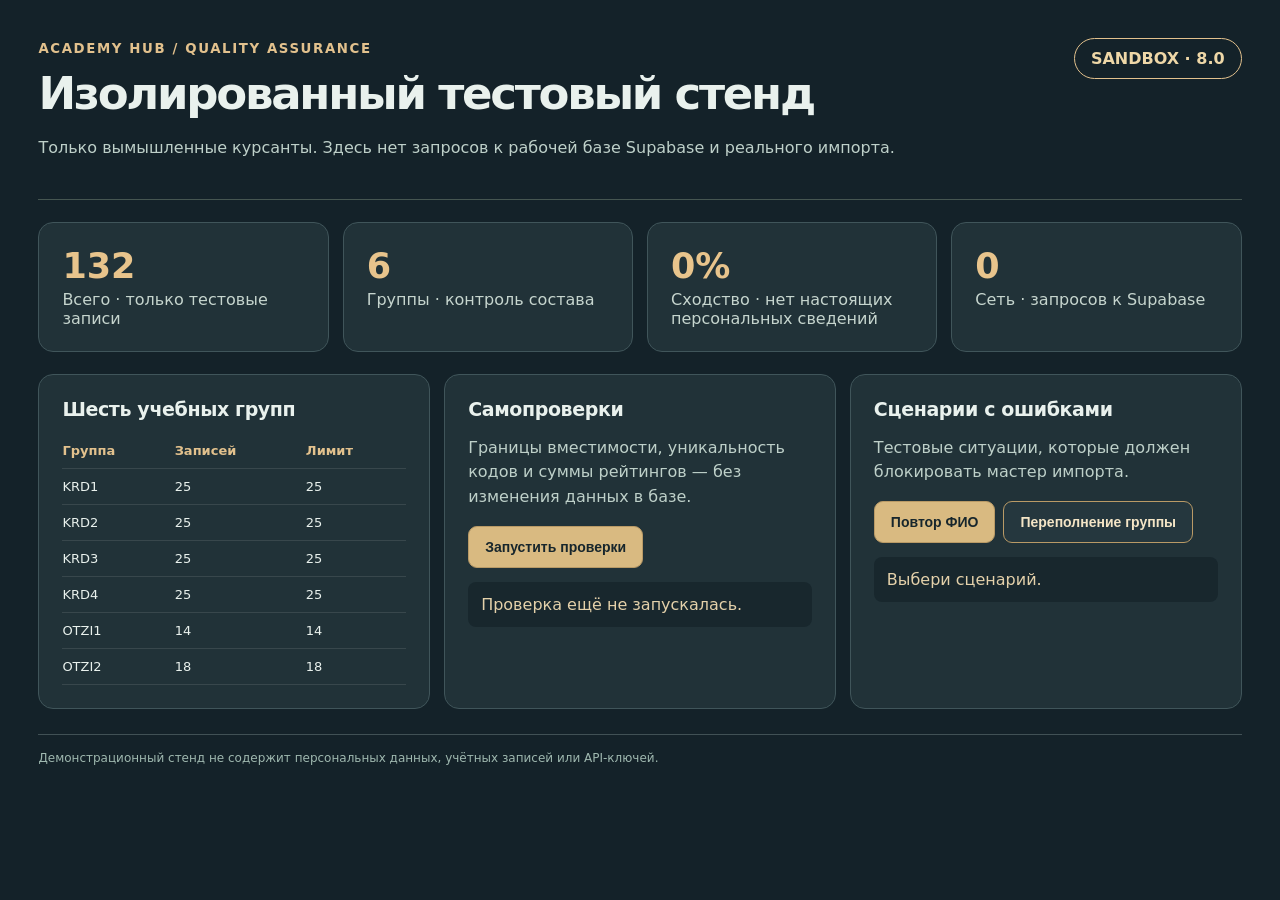
<file: academy8-sandbox.html>
<!doctype html>
<html lang="ru"><head><meta charset="utf-8"><meta name="viewport" content="width=device-width,initial-scale=1">
<title>Academy Hub 8 — Изолированный стенд</title><style>
:root{font-family:Inter,system-ui,Arial,sans-serif;color:#e9f1ed;background:#142229}
*{box-sizing:border-box}body{margin:0;padding:clamp(18px,3vw,45px);max-width:1500px;margin:auto}
header{display:flex;justify-content:space-between;gap:18px;align-items:start;flex-wrap:wrap;border-bottom:1px solid #465651;padding-bottom:22px}
small{font-weight:750;color:#e2c18d;letter-spacing:.12em}h1{font-size:clamp(26px,4vw,45px);letter-spacing:-.05em;line-height:1.12;margin:12px 0 5px}
p{color:#bed0c9;line-height:1.55}.badge{border:1px solid #e2c18d;border-radius:30px;padding:10px 16px;color:#eed7a7;font-weight:750}
.metrics,.grid{display:grid;grid-template-columns:repeat(3,minmax(0,1fr));gap:14px;margin-top:22px}
.metrics{grid-template-columns:repeat(4,minmax(0,1fr))}
.card{background:#213238;border:1px solid #40555a;border-radius:15px;padding:23px;min-width:0}.metric strong{display:block;font-size:35px;color:#e8c48c;font-variant-numeric:tabular-nums}.metric span{display:block;margin-top:4px;color:#c6d5ce}
h2{font-size:19px;letter-spacing:-.02em;margin:0 0 13px}button{border:1px solid #b99a66;border-radius:9px;padding:12px 16px;background:#d9ba81;color:#17262c;font-weight:800;cursor:pointer;font-size:14px}button.secondary{background:#25373e;color:#f4e5c6;margin-left:8px}
table{width:100%;border-collapse:collapse}td,th{padding:10px 0;border-bottom:1px solid rgba(255,255,255,.1);font-size:13px;text-align:left}th{color:#e2c18d}
.status{padding:13px;border-radius:8px;background:#18272d;color:#e4d1aa;margin-top:14px;white-space:pre-wrap;min-height:44px}
ul{margin:0;padding-left:18px;color:#cfe0d8;font-size:14px;line-height:1.8}
footer{border-top:1px solid #415155;margin-top:25px;padding-top:16px;color:#9fb8af;font-size:12px}
@media(max-width:950px){.metrics{grid-template-columns:repeat(2,minmax(0,1fr))}.grid{grid-template-columns:1fr}}@media(max-width:460px){.metrics{grid-template-columns:1fr}}
</style></head><body>
<header><div><small>ACADEMY HUB / QUALITY ASSURANCE</small><h1>Изолированный тестовый стенд</h1><p>Только вымышленные курсанты. Здесь нет запросов к рабочей базе Supabase и реального импорта.</p></div><span class="badge">SANDBOX · 8.0</span></header>
<section class="metrics" id="metrics"></section>
<div class="grid"><article class="card"><h2>Шесть учебных групп</h2><table><thead><tr><th>Группа</th><th>Записей</th><th>Лимит</th></tr></thead><tbody id="rows"></tbody></table></article>
<article class="card"><h2>Самопроверки</h2><p>Границы вместимости, уникальность кодов и суммы рейтингов — без изменения данных в базе.</p><button id="check">Запустить проверки</button><div id="status" class="status">Проверка ещё не запускалась.</div></article>
<article class="card"><h2>Сценарии с ошибками</h2><p>Тестовые ситуации, которые должен блокировать мастер импорта.</p><button id="dup">Повтор ФИО</button><button class="secondary" id="overflow">Переполнение группы</button><div id="fault" class="status">Выбери сценарий.</div></article></div>
<footer>Демонстрационный стенд не содержит персональных данных, учётных записей или API-ключей.</footer>
<script>
'use strict';
const counts={KRD1:25,KRD2:25,KRD3:25,KRD4:25,OTZI1:14,OTZI2:18};
const data=Object.entries(counts).flatMap(([group,n])=>Array.from({length:n},(_,i)=>({code:'DEMO-'+group+'-'+String(i+1).padStart(2,'0'),name:'Вымышленный курсант '+group+' '+(i+1),group,score:70+i%30})));
const q=id=>document.getElementById(id);
function metric(title,value,note){const div=document.createElement('div');div.className='card metric';const strong=document.createElement('strong');strong.textContent=value;const span=document.createElement('span');span.textContent=title+' · '+note;div.append(strong,span);q('metrics').append(div)}
metric('Всего',''+data.length,'только тестовые записи');
metric('Группы',''+Object.keys(counts).length,'контроль состава');
metric('Сходство','0%','нет настоящих персональных сведений');
metric('Сеть','0','запросов к Supabase');
Object.entries(counts).forEach(([key,n])=>{const row=document.createElement('tr');[key,n,n].forEach(x=>{const c=document.createElement('td');c.textContent=x;row.append(c)});q('rows').append(row)});
function check(records){
 const seenCodes=new Set(),seenNames=new Set(),groupCounts={},problems=[];
 for(const row of records){
  if(seenCodes.has(row.code))problems.push('Повтор кода: '+row.code);
  seenCodes.add(row.code);
  if(seenNames.has(row.name))problems.push('Повтор имени: '+row.name);
  seenNames.add(row.name);groupCounts[row.group]=(groupCounts[row.group]||0)+1;
 }
 for(const [key,n]of Object.entries(groupCounts))if(n>counts[key])problems.push('Превышен лимит '+key);
 if(records.length!==132)problems.push('Не 132 записи');
 return problems;
}
q('check').onclick=()=>{const faults=check(data);q('status').textContent=faults.length?faults.join('\n'):'ПРОЙДЕНО: 132 записи; все 6 групп; ошибок и повторов нет.'};
q('dup').onclick=()=>{const clone=data.map(x=>({...x}));clone[1].name=clone[0].name;q('fault').textContent=check(clone).join('\n')};
q('overflow').onclick=()=>{const clone=data.map(x=>({...x}));clone[100].group='KRD1';q('fault').textContent=check(clone).join('\n')};
</script></body></html>
</file>
<file: academy4.css>
/* Academy Hub 4.0 — coherent on-screen signage styles, no AI-neon flourishes */
:root { --gold:#d9bc82; --muted:#c6d1d0; --radius:13px }
html {scroll-behavior:auto}
button:focus-visible,a:focus-visible,input:focus-visible,textarea:focus-visible,select:focus-visible{outline:3px solid #eed49d;outline-offset:3px}
.sidebar{border-right-color:rgba(217,188,130,.26)}
.nav button:hover,.nav button.active{background:linear-gradient(90deg,rgba(217,188,130,.17),rgba(217,188,130,.035))}
.panel,.group-card,.sport-card{background-image:linear-gradient(145deg,rgba(230,240,226,.045),rgba(255,255,255,.005))}
.ranking li:nth-child(1) .rank-no:after,.ranking li:nth-child(2) .rank-no:after,.ranking li:nth-child(3) .rank-no:after {display:none}
.notice-priority{display:inline-flex;gap:8px;align-items:center;font-size:12px;padding:5px 11px;border-radius:99px;font-weight:700;letter-spacing:.06em;text-transform:uppercase}
.notice-priority.normal{background:rgba(211,188,130,.11);color:#efdcad}
.notice-priority.important{background:rgba(255,193,110,.2);color:#ffe3ae}
.notice-priority.urgent{background:rgba(245,116,98,.22);color:#ffd1c8}
body.notice-important #dashboard.wallboard .wb-notice{border:1px solid rgba(231,188,106,.6)!important;background:#3a3327}
body.notice-urgent #dashboard.wallboard .wb-notice{border:2px solid #dd8872!important;background:#46332f}
.page .panel h2.section-title{word-break:normal}
.admin-tools{display:flex;flex-wrap:wrap;align-items:center;gap:10px}
.admin-history-row{display:flex;align-items:center;justify-content:space-between;gap:12px;padding:10px 0;border-top:1px solid rgba(255,255,255,.08)}
.admin-history-row time{font-size:13px;color:#dfe6e3}
.admin-history-row button{white-space:nowrap}
.ai-attachment-field{margin-top:16px}
.ai-help{margin-top:8px;font-size:12px;line-height:1.5;color:#b9c9c6}
.ai-attachment-field label{display:block;margin-bottom:8px;color:#e1e7e3;font-size:13px;font-weight:750}
.lesson-current{background:rgba(145,171,120,.19)!important;border-color:rgba(163,203,125,.45)!important}
.lesson-next{background:rgba(217,188,130,.11)!important;border-color:rgba(217,188,130,.21)!important}
.lesson-past{opacity:.59}
.lesson-status{font-size:11px;font-weight:700;letter-spacing:.02em;display:block;margin-top:4px;color:#d8b87a}
.lesson-current .lesson-status{color:#b5e49d}
.lesson-remaining{margin-left:5px;color:#d2e0cc;font-size:11px}
#dashboard.wallboard .wb-schedule .schedule li {align-items:flex-start}
#dashboard.wallboard .wb-schedule .schedule span{flex:1;min-width:0;overflow-wrap:anywhere}
.status-offline{color:#ffcab4!important}
.rotate-resting{animation:none!important}
.tv-daypart{font-size:13px;letter-spacing:.03em;color:#dfc78d}
body[data-daypart="morning"] #dashboard.wallboard .wb-schedule{border-color:rgba(185,205,143,.34)}
body[data-daypart="evening"] #dashboard.wallboard .wb-notice{border-color:rgba(219,187,124,.38)}
/* Large TV layout uses fixed 1920×1080 canvas, scaled once from actual viewport */
body.wallboard-mode #dashboard.wallboard .wallboard-grid{
 grid-template-columns:repeat(12,minmax(0,1fr))!important;
 grid-template-rows:minmax(0,1.02fr) minmax(0,1fr) minmax(82px,.22fr)!important;
 gap:13px!important;
}
body.wallboard-mode #dashboard.wallboard .wb-study{grid-column:span 3!important;grid-row:span 2!important}
body.wallboard-mode #dashboard.wallboard .wb-sport{grid-column:span 3!important;grid-row:span 1!important}
body.wallboard-mode #dashboard.wallboard .wb-schedule{grid-column:span 3!important;grid-row:span 1!important}
body.wallboard-mode #dashboard.wallboard .wb-grades{grid-column:span 3!important;grid-row:span 1!important}
body.wallboard-mode #dashboard.wallboard .wb-sections{grid-column:span 5!important;grid-row:span 1!important}
body.wallboard-mode #dashboard.wallboard .wb-birthdays{grid-column:span 4!important;grid-row:span 1!important}
body.wallboard-mode #dashboard.wallboard .wb-notice{grid-column:1/-1!important;grid-row:3!important}
body.wallboard-mode #dashboard.wallboard .wallboard-grid>.panel{
 padding:15px 17px!important;overflow:hidden!important;
}
body.wallboard-mode #dashboard.wallboard .wb-study .ranking{gap:7px!important}
body.wallboard-mode #dashboard.wallboard .wb-study .ranking li{
 min-height:59px!important;grid-template-columns:35px minmax(0,1fr) auto!important;
 padding:7px 8px!important;gap:10px!important
}
body.wallboard-mode #dashboard.wallboard .wb-study .rank-name b{
 font-size:20px!important;line-height:1.22!important;
 overflow-wrap:anywhere;white-space:normal!important;overflow:visible!important;text-overflow:clip!important
}
body.wallboard-mode #dashboard.wallboard .wb-study .score{font-size:21px!important}
body.wallboard-mode #dashboard.wallboard .wb-sport .rank-name b,
body.wallboard-mode #dashboard.wallboard .wb-grades .rank-name b{
 font-size:19px!important;line-height:1.23!important;white-space:normal!important;overflow:visible!important;text-overflow:clip!important;
}
body.wallboard-mode #dashboard.wallboard .wb-sections .mini-rank b{font-size:13px!important;line-height:1.32!important;white-space:normal!important;overflow-wrap:anywhere!important}
body.wallboard-mode #dashboard.wallboard .wb-schedule .schedule li{
 padding:10px!important;min-height:55px!important;gap:14px!important
}
body.wallboard-mode #dashboard.wallboard .wb-schedule .schedule span,
body.wallboard-mode #dashboard.wallboard .wb-schedule .schedule time{font-size:16px!important;line-height:1.3!important}
body.wallboard-mode #dashboard.wallboard .wb-birthdays .birthday-header{padding:0 0 9px!important;flex-wrap:nowrap!important}
body.wallboard-mode #dashboard.wallboard .wb-birthdays .birthday-header h2{font-size:22px!important;line-height:1.32!important;white-space:normal!important;overflow:visible!important}
body.wallboard-mode #dashboard.wallboard .wb-birthdays .birthday-today-area{padding:10px 12px!important;min-height:53px!important;margin:9px 0 2px!important}
body.wallboard-mode #dashboard.wallboard .wb-birthdays .birthday-person-name{font-size:19px!important;line-height:1.3!important}
body.wallboard-mode #dashboard.wallboard .wb-birthdays .birthday-calendar-item{padding:7px 0!important;line-height:1.28!important}
body.wallboard-mode #dashboard.wallboard .wb-birthdays .birthday-calendar-item>span:last-child{font-size:17px!important;line-height:1.28!important}
body.wallboard-mode #dashboard.wallboard .wb-notice{min-height:76px!important;display:flex!important;align-items:center!important}
body.wallboard-mode #dashboard.wallboard .wb-notice #noticeBox{line-height:1.38!important;word-break:normal!important;overflow-wrap:anywhere!important;font-size:19px!important}
body.wallboard-mode #dashboard.wallboard .wb-notice .notice-priority{flex-shrink:0}
body.wallboard-mode #dashboard.wallboard .footer-note{font-size:12px!important}
@media(max-width:1050px){
 body:not(.wallboard-mode) #dashboard.wallboard .wallboard-grid{display:flex!important;flex-direction:column!important;min-height:0!important}
 body:not(.wallboard-mode) #dashboard.wallboard .wallboard-grid>.panel{min-height:220px}
}
@media(prefers-reduced-motion:reduce){
 *,*::before,*::after{animation-duration:.01ms!important;transition-duration:.01ms!important}
}

/* Fix crest squashing inside the 250px admin sidebar. */
.sidebar .brand{display:grid!important;grid-template-columns:60px minmax(0,1fr)!important;gap:11px!important;align-items:start!important}
.sidebar .brand>.crest.academy-seal{display:grid!important;place-items:center;flex:none!important;flex-shrink:0!important;width:60px!important;min-width:60px!important;max-width:60px!important;height:60px!important;min-height:60px!important;border-radius:50%!important;background:#f6f6f1!important;padding:3px!important;overflow:hidden!important}
.sidebar .brand>.crest.academy-seal img{display:block!important;object-fit:contain!important;width:100%!important;height:100%!important;border-radius:50%!important}
.sidebar .brand h1{font-size:18px!important;line-height:1.2!important;margin-top:4px}
.sidebar .brand p{font-size:11px!important;line-height:1.48!important;letter-spacing:0!important}
</file>
<file: academy5.css>
/* Academy Hub 5.0 — restrained information architecture */
:root{--v5-burn-x:0px;--v5-burn-y:0px}
html.academy-viewer #admin,html.academy-viewer #cadets,html.academy-viewer #ai,
html.academy-viewer .nav button[data-go="admin"],
html.academy-viewer .nav button[data-go="cadets"],
html.academy-viewer .nav button[data-go="ai"]{display:none!important}
html.academy-viewer #dashboard.wallboard{display:block!important}
html.academy-viewer .sidebar .side-footer{display:none!important}
.v5-admin{border-top:1px solid rgba(217,188,130,.28);margin-top:24px;padding-top:20px}
.v5-heading{font-size:23px;letter-spacing:-.02em;margin:0 0 14px;font-weight:800}
.v5-section{background:#1c282d;border:1px solid rgba(226,202,155,.22);border-radius:12px;margin:11px 0;overflow:hidden}
.v5-section summary{cursor:pointer;padding:16px 18px;display:block;font-weight:750;color:#f2e9db;line-height:1.4}
.v5-section[open] summary{background:rgba(231,200,148,.075);border-bottom:1px solid rgba(255,255,255,.07)}
.v5-body{padding:17px 18px 22px}
.v5-note{font-size:13px;line-height:1.55;color:#bfcfcd;margin:8px 0 14px}
.v5-inline{display:grid;grid-template-columns:1fr 1fr;gap:12px;margin:12px 0}
.v5-inline select{min-width:0;min-height:49px}
.v5-field{display:grid;gap:8px;margin:10px 0 16px;color:#e3eae6;font-size:13px;font-weight:650}
.v5-field .input{font-size:15px}
.v5-field textarea.input{min-height:132px;resize:vertical;white-space:pre-wrap}
.v5-preview{max-height:230px;overflow:auto;white-space:pre-wrap;word-break:break-word;background:#172125;border:1px solid #35474b;color:#e1eae7;border-radius:10px;padding:15px;font-size:13px;line-height:1.55}
.v5-issue{font-size:13px;color:#ead6ae;padding:7px 8px;border-top:1px solid rgba(255,255,255,.06)}
.v5-analytics{overflow:auto;margin:12px 0}
.v5-analytics-table{width:100%;border-collapse:collapse;font-size:13px;min-width:330px}
.v5-analytics-table td,.v5-analytics-table th{padding:10px 9px;text-align:left;border-bottom:1px solid #435457}
.v5-analytics-table th{color:#dec893;white-space:nowrap;font-weight:700}
.v5-analytics-table tr:hover{background:rgba(255,255,255,.025)}
.v5-viewers{max-height:160px;overflow:auto}
.v5-tv-spotlight{display:flex;flex-direction:column;gap:10px;padding:4px;min-height:0;width:100%}
.v5-tv-slide-title{font-size:17px;color:#e2c58b;font-weight:800;line-height:1.3;border-bottom:1px solid rgba(217,188,130,.25);padding-bottom:6px}
.v5-tv-entry{display:flex;flex-direction:column;gap:3px;padding:7px 8px;border-bottom:1px solid rgba(255,255,255,.075);min-width:0}
.v5-tv-entry strong{font-size:15px;font-weight:750;line-height:1.35;color:#f1f3ee;word-break:normal;overflow-wrap:anywhere}
.v5-tv-entry small{font-size:12px;color:#c4d2ce;line-height:1.35;overflow-wrap:anywhere}
.v5-empty{font-size:14px;color:#bbcbca}
body.wallboard-mode #dashboard.wallboard .wb-sections .v5-tv-slide-title{font-size:19px}
body.wallboard-mode #dashboard.wallboard .wb-sections .v5-tv-entry strong{font-size:17px}
body.wallboard-mode #dashboard.wallboard .wb-sections .v5-tv-entry small{font-size:14px}
body.wallboard-mode #dashboard.wallboard .wb-sections .v5-tv-spotlight{gap:7px}
body.wallboard-mode #dashboard.wallboard .wallboard-grid{transform:translate(var(--v5-burn-x),var(--v5-burn-y))}
body.wallboard-mode #dashboard.wallboard .wb-sections .v5-tv-entry:nth-of-type(n+5){display:none}
@media(max-width:700px){.v5-inline{grid-template-columns:1fr}.v5-body{padding:12px}}
@media(prefers-reduced-motion:reduce){body.wallboard-mode #dashboard.wallboard .wallboard-grid{transform:none!important}}

.v5-chart-legend{display:flex;gap:9px 15px;flex-wrap:wrap;margin-top:8px;font-size:12px;font-weight:750;line-height:1.4}
.v5-analytics svg{margin-top:10px;max-width:100%;background:#18262c;border:1px solid rgba(255,255,255,.07);border-radius:9px;padding:8px}
</file>
<file: academy6.css>
/* Academy Hub 6.0 — structured workspace with compact, intentional typography */
:root{--v6-bg:#172126;--v6-card:#253138;--v6-deep:#10191d;--v6-accent:#d8bb82;--v6-line:rgba(228,236,229,.13)}
.v6-legacy-hidden{display:none!important}
#admin .topbar{margin-bottom:18px}
.v6-layout{display:grid;grid-template-columns:245px minmax(0,1fr);gap:17px;align-items:start;min-width:0;margin:12px 0 26px}
.v6-sidebar{position:sticky;top:14px;max-height:calc(100vh - 28px);overflow:auto;min-width:0;border:1px solid var(--v6-line);border-radius:15px;padding:20px 12px 14px;background:linear-gradient(165deg,#253239,#19262c)}
.v6-eyebrow{font-weight:800;text-transform:uppercase;letter-spacing:.13em;color:#e1c38b;font-size:10px}
.v6-side-title{margin:9px 6px 17px;color:#f5f6f2;font-size:20px;line-height:1.2;letter-spacing:-.03em}
.v6-nav{display:flex;flex-direction:column;gap:3px}
.v6-nav-item,.v6-editor-nav{display:block;text-align:left;border:1px solid transparent;background:transparent;color:#d9e1de;border-radius:9px;padding:11px 13px;font-size:13px;font-weight:650;line-height:1.3;transition:background .14s,border-color .14s;width:100%}
.v6-nav-item:hover,.v6-nav-item.is-active{color:#fef6e6;background:rgba(216,187,130,.16);border-color:rgba(216,187,130,.24)}
.v6-nav-item[hidden]{display:none!important}
.v6-search-wrap{display:block;margin:0 0 14px}
.v6-search{background:#131e23;border:1px solid #51616a;border-radius:10px;font-size:13px;padding:12px 11px;color:#f3f5f3;width:100%;outline:none}
.v6-search:focus{border-color:var(--v6-accent)}
.v6-sr{position:absolute;width:1px;height:1px;overflow:hidden;clip-path:inset(50%)}
.v6-main{min-width:0}
.v6-top{display:flex;align-items:center;justify-content:space-between;gap:20px;margin:1px 0 15px;padding:14px 2px}
.v6-title{margin:7px 0 0;font-size:27px;font-weight:850;letter-spacing:-.04em;line-height:1.15}
.v6-top-actions{display:flex;align-items:center;gap:8px;flex-wrap:wrap}
.v6-top-actions .btn{padding:11px 13px;font-size:12px}
#adminContent.v6-content{min-width:0!important;max-width:100%!important;width:100%!important;display:block;padding:0!important;margin:0!important;border:0!important;box-shadow:none!important;background:none!important;overflow:visible!important}
#adminContent.v6-content.hidden{display:none!important}
.v6-screen{display:none!important;min-width:0;min-height:450px;border:1px solid var(--v6-line);border-radius:15px;padding:clamp(18px,2.5vw,28px);background:linear-gradient(160deg,#26353b,#1d292e 80%);box-shadow:0 12px 30px rgba(0,0,0,.11)}
.v6-screen.v6-active{display:block!important}
.v6-section-heading{padding-bottom:13px;margin-bottom:20px;border-bottom:1px solid rgba(255,255,255,.11)}
.v6-h3{margin:6px 0 0;font-size:23px;line-height:1.2;letter-spacing:-.035em;font-weight:850}
.v6-screen>.section-header{margin:13px 0}
.v6-screen>.fields{margin-bottom:15px}
.v6-screen .textarea-field label,.v6-screen .field label{line-height:1.35}
.v6-screen>.accordions details{margin-top:10px}
.v6-screen .v5-section{margin-top:15px}
.v6-screen .v5-section[open] summary{background:rgba(255,255,255,.025)}
.v6-screen .v5-section>summary{font-size:15px}
.v6-screen>.panel{box-shadow:none!important}
.v6-screen .panel{background:rgba(13,24,28,.45)!important}
.v6-screen .v5-admin{display:none}
.v6-screen>.spacer{height:10px}
.v6-fixed-actions{position:sticky;bottom:8px;z-index:50;background:#141e23;border:1px solid #495754;border-radius:12px;display:flex;gap:12px;align-items:center;justify-content:flex-end;flex-wrap:wrap;padding:10px 14px;margin-top:12px;box-shadow:0 14px 30px rgba(0,0,0,.28)}
.v6-small{font-size:11px;color:#aebbb6;flex:1;min-width:160px}
.v6-feedback{font-size:12px;color:#b9dfb5}
.v6-original-save{display:none!important}
.v6-kpis{display:grid;grid-template-columns:repeat(4,minmax(0,1fr));gap:11px;margin-bottom:22px}
.v6-kpi{border:1px solid rgba(221,200,160,.22);border-radius:12px;padding:17px;background:#1a272c}
.v6-kpi strong{display:block;font-size:30px;color:#ebcf9c;font-variant-numeric:tabular-nums}
.v6-kpi span{display:block;margin:7px 0 4px;font-size:13px;font-weight:800;color:#f0f1ec}
.v6-kpi small{font-size:11px;color:#afbfbd}
.v6-table-wrap{overflow-x:auto;width:100%;border:1px solid rgba(255,255,255,.11);border-radius:12px}
.v6-table{width:100%;min-width:550px;border-collapse:collapse;background:#1b282d}
.v6-table thead{background:#314048}
.v6-table th{font-size:11px;color:#efcf8c;text-transform:uppercase;letter-spacing:.08em}
.v6-table th,.v6-table td{padding:12px 14px;text-align:left;border-bottom:1px solid rgba(255,255,255,.08)}
.v6-table td{font-size:13px;color:#e2e8e5}
.v6-table tbody tr:hover{background:#2e3d42}
.v6-link{font:inherit;font-weight:750;font-size:12px;color:#efcf91;background:transparent;border:0;padding:7px}
.v6-link:hover{text-decoration:underline}
.v6-awards-editor{display:flex;flex-direction:column;gap:11px;border-top:1px solid var(--v6-line);padding-top:20px;margin-top:26px}
.v6-awards-editor .input{min-height:44px;font-size:14px}
.v6-subtitle{font-size:17px;letter-spacing:-.03em;margin:12px 0 2px;color:#f5e4bf}
.v6-note{line-height:1.6;font-size:13px;color:#b6c8c6;margin:10px 0 15px;white-space:pre-line}
.v6-grants,.v6-draft-area,.v6-quality-box{border-top:1px solid var(--v6-line);margin-top:16px;padding-top:14px}
.v6-draft-area{display:flex;flex-direction:column;align-items:stretch;gap:10px}
.v6-draft-area .input{font-size:14px}
.v6-btns{display:flex;align-items:center;gap:8px;flex-wrap:wrap}
.v6-drafts-list{margin-top:16px;display:flex;flex-direction:column;gap:8px}
.v6-draft{display:flex;align-items:center;justify-content:space-between;gap:15px;padding:12px 14px;background:#17252a;border:1px solid #405158;border-radius:11px}
.v6-draft strong{display:block;font-size:14px}
.v6-draft small{display:block;margin-top:5px;color:#c2cecb;font-size:11px}
.v6-draft .btn{padding:8px 10px;font-size:11px}
.v6-preview{padding:0 0 16px}
.v6-preview-holder{position:relative;width:100%;aspect-ratio:16/9;overflow:hidden;background:#080f13;border-radius:10px;border:2px solid #78838a;box-shadow:0 15px 35px rgba(0,0,0,.28)}
.v6-preview-stage{width:1920px;height:1080px;position:absolute;top:0;left:0;transform:scale(.43);transform-origin:0 0}
.v6-preview-frame{border:0;width:1920px;height:1080px;background:#111a20;pointer-events:none}
.v6-editor-page{padding:35px 20px}
.v6-editor-box{margin:auto;max-width:740px;padding:30px;display:flex;flex-direction:column;gap:12px;background:#233039;border:1px solid #56696b;border-radius:15px}
.v6-editor-box>.input{font-size:15px}
.v6-editor-box textarea{min-height:135px}
.v6-editor-nav{display:none}
html.academy-editor .v6-editor-nav{display:block}
html.academy-viewer .v6-editor-nav,html.academy-admin .v6-editor-nav{display:none}
html.academy-editor .sidebar .nav button[data-go="admin"],
html.academy-editor .sidebar .nav button[data-go="cadets"],
html.academy-editor .sidebar .nav button[data-go="ai"]{display:none!important}
html.academy-editor #admin,html.academy-editor #cadets,html.academy-editor #ai{display:none!important}
html.academy-viewer .v6-editor-page{display:none!important}
.v6-cadet-area.hidden{display:none!important}
#v6-ai .v6-ai-grid{display:grid;grid-template-columns:repeat(2,minmax(0,1fr));gap:14px}
#v6-ai .v6-ai-grid>.panel{min-width:0}
#v6-history #academyVersionPanel{margin-top:10px}
body.wallboard-mode .v6-layout{display:none!important}
@media(max-width:1320px){.v6-layout{grid-template-columns:210px minmax(0,1fr)}.v6-kpis{grid-template-columns:repeat(2,minmax(0,1fr))}.v6-preview-stage{transform:scale(.33)}}
@media(max-width:1050px){.v6-layout{display:block}.v6-sidebar{position:relative;top:0;max-height:unset;margin-bottom:15px}.v6-nav{display:grid;grid-template-columns:repeat(3,minmax(0,1fr))}.v6-preview-stage{transform:scale(.25)}}
@media(max-width:720px){.v6-nav{grid-template-columns:repeat(2,minmax(0,1fr))}.v6-top{display:block}.v6-top-actions{margin-top:10px}.v6-kpis{grid-template-columns:1fr}.v6-screen{padding:15px}.v6-layout{margin:4px}.v6-preview-stage{transform:scale(.19)}#v6-ai .v6-ai-grid{grid-template-columns:1fr}}

/* Academy 6 owns its own heading; suppress the oversized legacy intro. */
#admin>.wrap>.topbar{display:none!important}
#admin .v6-screen .v5-section>summary{border-radius:8px}
#admin .v6-main .v6-top{padding-top:6px}
#admin .v6-screen{scroll-margin-top:15px}
</file>
<file: academy-tv-6.2.css>
/* Academy Hub 6.2 — TV-only layout rebuilt around the actual viewport.
   No 1920x1080 uniform transform: a wide browser window must not letterbox. */
body.wallboard-mode{margin:0!important;overflow:hidden!important}
body.wallboard-mode .main{width:100%!important;height:100dvh!important;min-height:0!important;overflow:hidden!important}
body.wallboard-mode #dashboard.wallboard{
  position:fixed!important;inset:0!important;top:0!important;left:0!important;
  transform:none!important;transform-origin:initial!important;
  width:100vw!important;height:100dvh!important;min-height:0!important;max-width:none!important;
  margin:0!important;padding:clamp(9px,1vw,20px) clamp(10px,1vw,20px) 8px!important;
  overflow:hidden!important;box-sizing:border-box!important;
}
body.wallboard-mode #dashboard.wallboard>.wrap{
  height:100%!important;min-height:0!important;width:100%!important;max-width:none!important;
  display:flex!important;flex-direction:column!important;gap:clamp(6px,.7vh,10px)!important;
}
body.wallboard-mode #dashboard.wallboard>.wrap>.topbar{flex:0 0 auto!important;min-height:53px!important;padding:0!important}
body.wallboard-mode #dashboard.wallboard .topbar .title{font-size:clamp(23px,1.8vw,35px)!important;line-height:1.14!important}
body.wallboard-mode #dashboard.wallboard .topbar .head-panel{padding:3px 9px!important;min-width:190px!important}
body.wallboard-mode #dashboard.wallboard .topbar .clock{font-size:clamp(23px,1.85vw,32px)!important}
body.wallboard-mode #dashboard.wallboard .wallboard-grid{
  flex:1 1 0!important;min-height:0!important;max-height:none!important;
  width:100%!important;display:grid!important;
  grid-template-columns:repeat(12,minmax(0,1fr))!important;
  grid-template-rows:minmax(0,1fr) minmax(0,1fr) minmax(0,clamp(66px,8vh,82px))!important;
  gap:clamp(7px,.62vw,12px)!important;
  transform:none!important;
}
body.wallboard-mode #dashboard.wallboard .wallboard-grid>.panel{
  min-width:0!important;min-height:0!important;overflow:hidden!important;
  border-radius:12px!important;
  padding:clamp(10px,.8vw,17px)!important;
  display:flex!important;flex-direction:column!important;
  gap:0!important;
}
body.wallboard-mode #dashboard.wallboard .wb-study{grid-column:1/span 3!important;grid-row:1/span 2!important}
body.wallboard-mode #dashboard.wallboard .wb-sport{grid-column:4/span 3!important;grid-row:1!important}
body.wallboard-mode #dashboard.wallboard .wb-schedule{grid-column:7/span 3!important;grid-row:1!important}
body.wallboard-mode #dashboard.wallboard .wb-grades{grid-column:10/span 3!important;grid-row:1!important}
body.wallboard-mode #dashboard.wallboard .wb-sections{grid-column:4/span 5!important;grid-row:2!important}
body.wallboard-mode #dashboard.wallboard .wb-birthdays{grid-column:9/span 4!important;grid-row:2!important}
body.wallboard-mode #dashboard.wallboard .wb-notice{
 grid-column:1/-1!important;grid-row:3!important;
 padding:9px 17px!important;min-height:0!important;display:flex!important;align-items:center!important;flex-direction:row!important;
}
body.wallboard-mode #dashboard.wallboard .wb-notice .section-header{margin:0 14px 0 0!important;flex:0 0 auto!important}
body.wallboard-mode #dashboard.wallboard .wb-notice #noticeBox{min-width:0!important;flex:1!important;padding:6px 8px!important;overflow:hidden!important;font-size:clamp(16px,1.08vw,22px)!important;line-height:1.3!important}
body.wallboard-mode #dashboard.wallboard .wallboard-grid .section-header{flex:0 0 auto!important;margin-bottom:8px!important}
body.wallboard-mode #dashboard.wallboard .wallboard-grid .section-title{
  font-size:clamp(16px,1.08vw,22px)!important;line-height:1.3!important;margin:0!important;
}
body.wallboard-mode #dashboard.wallboard .wb-study .ranking,
body.wallboard-mode #dashboard.wallboard .wb-sport .ranking{
  display:flex!important;flex-direction:column!important;
  gap:clamp(4px,.55vh,9px)!important;
  flex:1!important;min-width:0!important;min-height:0!important;
}
body.wallboard-mode #dashboard.wallboard .wb-study .ranking li{
  display:grid!important;grid-template-columns:clamp(25px,1.7vw,34px) minmax(0,1fr) max-content!important;
  width:100%!important;min-width:0!important;min-height:0!important;flex:1 1 0!important;
  gap:clamp(5px,.6vw,11px)!important;padding:4px 9px!important;align-items:center!important;
}
body.wallboard-mode #dashboard.wallboard .wb-sport .ranking li{
  display:grid!important;grid-template-columns:30px minmax(0,1fr) max-content!important;
  width:100%!important;min-height:0!important;flex:1 1 0!important;
  padding:6px 9px!important;gap:10px!important;
}
body.wallboard-mode #dashboard.wallboard .rank-no{
 width:clamp(24px,1.6vw,32px)!important;height:clamp(24px,1.6vw,32px)!important;font-size:13px!important;
}
body.wallboard-mode #dashboard.wallboard .wb-study .rank-name,
body.wallboard-mode #dashboard.wallboard .wb-sport .rank-name,
body.wallboard-mode #dashboard.wallboard .wb-grades .rank-name{display:block!important;min-width:0!important;width:100%!important;overflow:hidden!important}
body.wallboard-mode #dashboard.wallboard .wb-study .rank-name b,
body.wallboard-mode #dashboard.wallboard .wb-sport .rank-name b{
  white-space:nowrap!important;overflow:hidden!important;text-overflow:ellipsis!important;
  overflow-wrap:normal!important;word-break:normal!important;
  font-size:clamp(14px,1.05vw,21px)!important;line-height:1.2!important;
}
body.wallboard-mode #dashboard.wallboard .wb-study .score,
body.wallboard-mode #dashboard.wallboard .wb-sport .score{font-size:clamp(17px,1.1vw,23px)!important}
body.wallboard-mode #dashboard.wallboard .wb-study .rank-empty .score{color:#75868a}
body.wallboard-mode #dashboard.wallboard .wb-study .rank-empty{opacity:.7}
body.wallboard-mode #dashboard.wallboard .wb-grades #gradeRotator{
  flex:1 1 auto!important;min-height:0!important;min-width:0!important;
  width:100%!important;display:block!important;overflow:hidden!important;
}
body.wallboard-mode #dashboard.wallboard .wb-grades #gradeRotator>div{min-width:0!important;width:100%!important;display:block!important}
body.wallboard-mode #dashboard.wallboard .wb-grades .ranking{
  display:flex!important;flex-direction:column!important;gap:5px!important;
  width:100%!important;min-width:0!important;max-width:100%!important;overflow:hidden!important;
}
body.wallboard-mode #dashboard.wallboard .wb-grades .ranking li{
  width:100%!important;max-width:100%!important;min-height:35px!important;
  padding:6px 9px!important;gap:7px!important;
  display:grid!important;grid-template-columns:27px minmax(0,1fr) max-content!important;
  justify-content:stretch!important;align-items:center!important;
}
body.wallboard-mode #dashboard.wallboard .wb-grades .ranking li .rank-name b{
  white-space:nowrap!important;overflow:hidden!important;text-overflow:ellipsis!important;
  overflow-wrap:normal!important;word-break:normal!important;
  font-size:clamp(13px,.92vw,18px)!important;
}
body.wallboard-mode #dashboard.wallboard .wb-grades .ranking li .score{font-size:16px!important}
body.wallboard-mode #dashboard.wallboard .wb-grades .ranking li:has(.rank-empty-note) {
  grid-template-columns:minmax(0,1fr)!important;
}
body.wallboard-mode #dashboard.wallboard .wb-grades .rank-empty-state{
  display:block!important;padding:14px 12px!important;border:1px dashed rgba(226,197,139,.3);
  background:rgba(217,188,130,.055);border-radius:9px;color:#c8d2d0;font-size:16px;line-height:1.4;
  overflow-wrap:normal;white-space:normal;word-break:normal;
}
body.wallboard-mode #dashboard.wallboard .wb-grades .rank-empty-state strong{
 display:block;font-size:18px;margin-bottom:5px;color:#f2d9a5;
}
body.wallboard-mode #dashboard.wallboard .wb-sections #sportSections{
  flex:1 1 auto!important;min-width:0!important;min-height:0!important;
  display:grid!important;grid-template-columns:repeat(5,minmax(0,1fr))!important;
  grid-template-rows:minmax(0,1fr)!important;gap:7px!important;
  overflow:hidden!important;
}
body.wallboard-mode #dashboard.wallboard .wb-sections .sport-card{
 display:flex!important;flex-direction:column!important;gap:5px!important;
 min-width:0!important;min-height:0!important;
 padding:10px 8px!important;overflow:hidden!important;border-radius:10px!important;
 background:#1a282e!important;border:1px solid rgba(220,204,167,.14)!important;
}
body.wallboard-mode #dashboard.wallboard .wb-sections .sport-card h3{
 flex:0 0 auto!important;min-height:37px!important;padding:0 1px 7px!important;margin:0!important;
 font-size:clamp(12px,.83vw,16px)!important;line-height:1.2!important;letter-spacing:0!important;
 color:#edcd8d!important;text-transform:none!important;overflow-wrap:break-word!important;
}
body.wallboard-mode #dashboard.wallboard .wb-sections .mini-rank{
 display:flex!important;flex-direction:column!important;gap:5px!important;min-height:0!important;overflow:hidden!important;
}
body.wallboard-mode #dashboard.wallboard .wb-sections .mini-rank li{
 min-height:0!important;display:flex!important;align-items:center!important;gap:4px!important;
 background:rgba(0,0,0,.14)!important;padding:5px!important;border-radius:6px!important;
 overflow:hidden!important;
}
body.wallboard-mode #dashboard.wallboard .wb-sections .mini-rank b{
 display:block!important;flex:1!important;min-width:0!important;
 font-size:clamp(11px,.74vw,15px)!important;line-height:1.25!important;
 white-space:normal!important;overflow-wrap:anywhere!important;
 max-height:2.5em!important;overflow:hidden!important;
}
body.wallboard-mode #dashboard.wallboard .wb-sections .mini-rank span{flex:0 0 auto!important;font-size:clamp(11px,.73vw,14px)!important}
body.wallboard-mode #dashboard.wallboard .wb-sections .mini-rank .no-records{background:transparent!important;padding:4px 1px!important}
body.wallboard-mode #dashboard.wallboard .wb-sections .mini-rank .no-records b{color:#c1d0ca!important;font-size:clamp(10px,.72vw,14px)!important}
body.wallboard-mode #dashboard.wallboard .wb-schedule #groupGrid,
body.wallboard-mode #dashboard.wallboard .wb-schedule .group-card,
body.wallboard-mode #dashboard.wallboard .wb-schedule ul.schedule{
 width:100%!important;max-width:100%!important;min-width:0!important;
}
body.wallboard-mode #dashboard.wallboard .wb-schedule .schedule li{min-height:0!important;padding:8px!important;margin-bottom:4px!important}
body.wallboard-mode #dashboard.wallboard .wb-schedule .schedule li span{font-size:clamp(12px,.87vw,17px)!important;line-height:1.3!important;overflow-wrap:normal!important;word-break:normal!important}
body.wallboard-mode #dashboard.wallboard .wb-birthdays{
 padding:clamp(11px,.9vw,18px)!important;overflow:hidden!important;
}
body.wallboard-mode #dashboard.wallboard .wb-birthdays .birthday-header h2{
 font-size:clamp(17px,1.18vw,24px)!important;line-height:1.24!important;
}
body.wallboard-mode #dashboard.wallboard .wb-birthdays .birthday-today-area{
 padding:8px 12px!important;margin:8px 0!important;min-height:42px!important;
}
body.wallboard-mode #dashboard.wallboard .wb-birthdays .birthday-divider{padding:8px 0 5px!important}
body.wallboard-mode #dashboard.wallboard .wb-birthdays .birthday-calendar-item{padding:5px 0!important}
body.wallboard-mode #dashboard.wallboard .wb-birthdays .birthday-calendar-item>span:last-child{
 font-size:clamp(13px,.91vw,18px)!important;white-space:normal!important;line-height:1.3!important;
}
body.wallboard-mode #dashboard.wallboard .footer-note{flex:0 0 auto!important;min-height:16px!important;text-align:center!important}
body.wallboard-mode #dashboard.wallboard .tv-health{font-size:11px;color:#b9c7c4;letter-spacing:.02em;white-space:nowrap}
body.wallboard-mode #dashboard.wallboard .tv-health.aged{color:#ecc389}
@media(max-height:760px){
 body.wallboard-mode #dashboard.wallboard .topbar{min-height:40px!important}
 body.wallboard-mode #dashboard.wallboard .wb-study .ranking{gap:3px!important}
 body.wallboard-mode #dashboard.wallboard .wb-study .ranking li{padding:3px 7px!important}
 body.wallboard-mode #dashboard.wallboard .wb-grades .ranking li{padding:4px 6px!important;min-height:29px!important}
 body.wallboard-mode #dashboard.wallboard .wb-sections .sport-card{padding:6px!important}
 body.wallboard-mode #dashboard.wallboard .wb-birthdays .birthday-calendar-item{padding:3px 0!important}
}

/* Final specificity fixes: base .wallboard-grid>.panel is more specific than a panel class. */
body.wallboard-mode #dashboard.wallboard .wallboard-grid>.panel.wb-notice{
  display:grid!important;grid-template-columns:max-content minmax(0,1fr) max-content!important;
  grid-template-rows:1fr!important;align-items:center!important;justify-items:stretch!important;
  gap:clamp(8px,.85vw,17px)!important;flex-direction:row!important;
  padding:8px clamp(12px,1vw,20px)!important;
  height:100%!important;min-height:0!important;
}
body.wallboard-mode #dashboard.wallboard .wallboard-grid>.panel.wb-notice .section-header{
  display:block!important;grid-column:1!important;grid-row:1!important;
  width:auto!important;min-width:0!important;align-self:center!important;
  margin:0!important;padding:0!important;text-align:left!important;
}
body.wallboard-mode #dashboard.wallboard .wallboard-grid>.panel.wb-notice .section-title{
  font-size:clamp(16px,1.1vw,22px)!important;margin:0!important;line-height:1.25!important;
  white-space:nowrap!important;
}
body.wallboard-mode #dashboard.wallboard .wallboard-grid>.panel.wb-notice #noticeBox{
  grid-column:2!important;grid-row:1!important;
  position:static!important;display:flex!important;align-items:center!important;
  width:100%!important;height:auto!important;min-height:0!important;max-height:100%!important;
  padding:6px 13px!important;margin:0!important;
  background:rgba(255,255,255,.04)!important;
  border-left:2px solid var(--gold)!important;border-radius:9px!important;
  overflow:hidden!important;white-space:nowrap!important;text-overflow:ellipsis!important;
  font-size:clamp(14px,1vw,21px)!important;line-height:1.35!important;
}
body.wallboard-mode #dashboard.wallboard .wallboard-grid>.panel.wb-notice .notice-priority{
  grid-column:3!important;grid-row:1!important;margin:0!important;white-space:nowrap!important;align-self:center!important;
}
body.wallboard-mode #dashboard.wallboard .wb-grades #gradeRotator .ranking li.rank-empty-state{
 display:block!important;grid-template-columns:minmax(0,1fr)!important;
 width:100%!important;min-width:0!important;max-width:100%!important;
 overflow:hidden!important;padding:14px 13px!important;
 word-break:normal!important;overflow-wrap:normal!important;
}
body.wallboard-mode #dashboard.wallboard .wb-grades #gradeRotator .ranking li.rank-empty-state strong{
 display:block!important;width:100%!important;white-space:normal!important;margin-bottom:5px!important;
 overflow-wrap:normal!important;word-break:normal!important;
}
body.wallboard-mode #dashboard.wallboard .topbar .tv-health{display:none!important}
</file>
<file: academy7.css>
/* Academy Hub 7: administrative operations only in signed-in, admin-only tabs. */
#admin .v6-screen .a7-head{padding:3px 0 14px;margin:0 0 15px;border-bottom:1px solid rgba(227,202,155,.16)}
#admin .v6-screen .a7-title{font-size:18px;line-height:1.3;color:#f4e1bb;font-weight:800;letter-spacing:-.015em}
.a7-note{margin:7px 0 12px;font-size:13px;color:#b9cac8;line-height:1.55}
.a7-actions{display:flex;flex-wrap:wrap;gap:9px;align-items:center;margin:10px 0}
.a7-actions .btn{min-height:34px;padding:8px 10px;font-size:12px;white-space:nowrap}
.a7-status{white-space:pre-wrap;font-size:13px;color:#d6e0dc;margin:12px 0;line-height:1.5}
.a7-stats{display:grid;grid-template-columns:repeat(3,minmax(0,1fr));gap:12px;margin:16px 0}
.a7-stat{padding:17px;border:1px solid rgba(233,209,168,.18);background:#1b2a30;border-radius:11px;display:flex;gap:7px;flex-direction:column}
.a7-stat strong{font-variant-numeric:tabular-nums;font-size:29px;color:#edce90}
.a7-stat small{font-size:12px;color:#bdd0cc}
.a7-table-wrap{overflow:auto;border:1px solid #46575c;background:#19262c;border-radius:11px;max-width:100%;margin-top:15px}
.a7-table{width:100%;border-collapse:collapse;min-width:570px}
.a7-table th{background:#314148;font-size:12px;text-align:left;white-space:nowrap;color:#ead29e;font-weight:750;padding:12px 14px;border-bottom:1px solid #42555b}
.a7-table td{font-size:12.5px;color:#e1e9e5;padding:10px 12px;vertical-align:middle;border-bottom:1px solid rgba(255,255,255,.07);max-width:270px;overflow-wrap:anywhere}
.a7-table td .btn{font-size:11px!important;padding:7px 10px!important;min-width:auto!important}
.a7-table tr:hover td{background:rgba(255,255,255,.025)}
.a7-muted{color:#a9b8b5;font-size:12px}
.a7-diagnostics{display:flex;flex-direction:column;gap:7px;margin-top:16px}
.a7-diagnostic{padding:10px 12px;display:flex;align-items:center;justify-content:space-between;gap:15px;background:#1a282d;border:1px solid rgba(255,255,255,.09);border-radius:8px}
.a7-diagnostic strong{font-size:13px}
.a7-diagnostic span{font-size:12px;text-align:right;overflow-wrap:anywhere}
.a7-pass{color:#bfe4b3}
.a7-fail{color:#ffc5b5}
.a7-log{border-top:1px solid #4c5b5c;margin-top:22px;padding-top:12px}
.a7-subtitle{color:#ebd59f;margin:10px 0;font-size:16px;font-weight:800}
.a7-filter{max-width:300px;margin:5px 0 13px}
.a7-calendar{display:flex;flex-direction:column;gap:8px;max-width:100%}
.a7-event{display:grid;grid-template-columns:120px minmax(0,1fr) max-content;gap:12px;align-items:center;background:#1a282d;border:1px solid rgba(255,255,255,.07);padding:10px 12px;border-radius:10px}
.a7-date,.a7-event-label{display:flex;flex-direction:column;gap:5px;min-width:0}
.a7-date strong{font-size:16px;color:#efd39a}
.a7-date small,.a7-event-label small{font-size:12px;color:#b7c8c4}
.a7-event-label strong{font-size:15px;color:#ecf0eb}
.a7-pill{color:#eed095;border:1px solid rgba(216,187,130,.31);background:rgba(216,187,130,.08);padding:5px 8px;border-radius:20px;white-space:nowrap;font-size:11px}
.a7-changes{display:flex;flex-direction:column;gap:9px;margin:14px 0}
.a7-change{display:grid;grid-template-columns:22px minmax(0,1fr);align-items:start;gap:12px;cursor:pointer;border:1px solid rgba(228,197,138,.2);border-radius:10px;background:#18282c;padding:12px 14px}
.a7-change input{margin-top:5px;accent-color:#d9bb83}
.a7-change strong,.a7-change small{display:block;line-height:1.45}
.a7-change strong{color:#f4dfb0;font-size:14px}
.a7-change small{color:#b4c7c3;font-size:12px;overflow-wrap:anywhere;margin-top:2px}
.a7-error,.a7-warning{font-size:12.5px;padding:9px 12px;border-radius:7px;line-height:1.45}
.a7-error{border:1px solid rgba(255,119,102,.5);color:#ffd2c9;background:rgba(255,119,102,.10)}
.a7-warning{border:1px solid rgba(234,190,116,.32);color:#f3dbab;background:rgba(234,190,116,.06)}
.a7-search-tools{display:grid;grid-template-columns:minmax(0,1fr) 180px;gap:12px;margin:12px 0;align-items:center}
.a7-search-tools .input{min-height:45px;font-size:14px}
.a7-import-check{border-top:1px solid rgba(255,255,255,.12);margin-top:22px;padding-top:14px}
body.wallboard-mode #dashboard.wallboard .a7-tv-health{
  color:#b8d1bf;font-size:11px;line-height:1.2;white-space:nowrap;
  display:block;margin-top:4px;font-variant-numeric:tabular-nums;
}
body.wallboard-mode #dashboard.wallboard .a7-tv-health.a7-offline{color:#f5c2a2}
body.wallboard-mode.tv-tight #dashboard.wallboard .wb-grades .ranking li{padding-block:4px!important}
body.wallboard-mode.tv-tight #dashboard.wallboard .wb-birthdays .birthday-calendar-item{padding-block:3px!important}
html:not(.academy-admin) #v6-search7,
html:not(.academy-admin) #v6-security7,
html:not(.academy-admin) #v6-diagnostics7,
html:not(.academy-admin) #v6-backups7{display:none!important}
@media(max-width:850px){.a7-stats{grid-template-columns:1fr 1fr}.a7-event{grid-template-columns:90px minmax(0,1fr)}.a7-pill{grid-column:2;justify-self:start}}
@media(max-width:600px){.a7-search-tools{grid-template-columns:1fr}.a7-diagnostic{display:block}.a7-diagnostic span{display:block;text-align:left;margin-top:4px}.a7-stats{grid-template-columns:1fr}}

body.wallboard-mode #dashboard.wallboard .a7-tv-upcoming{
 display:block;color:#efd6a1;font-size:11px;max-width:340px;line-height:1.2;
 white-space:nowrap;overflow:hidden;text-overflow:ellipsis;margin-top:2px;
}
</file>
<file: academy71.css>
/* Academy Hub 7.1: safe operational notices and reviewed publications */
.v6-draft-review{display:block;flex:1 1 100%;min-width:220px;margin-top:10px;border:1px solid rgba(218,193,142,.3);border-radius:10px;padding:12px;background:#17282d}
.v6-draft-review summary{cursor:pointer;color:#efcf91;font-weight:750;font-size:13px;line-height:1.4;overflow-wrap:anywhere}
.v6-draft-review .v6-draft-json{white-space:pre-wrap;word-break:break-word;max-height:340px;overflow:auto;padding:13px;border-radius:8px;background:#101b20;border:1px solid #41535a;color:#dbe4de;font-size:12px;line-height:1.5}
.v6-draft-review .v6-reviewed-label{display:flex;align-items:center;gap:10px;padding:9px 0;font-size:13px;line-height:1.4;color:#f3e6c8}
.v6-draft-review .v6-reviewed-label input{width:17px;height:17px;accent-color:#d9bb83}
.v6-draft{flex-wrap:wrap}
.v6-draft>div.v6-btns{margin-left:auto}
body.wallboard-mode #dashboard.wallboard .academy-no-schedule{
 color:#f0d4a3!important;font-size:clamp(16px,1vw,21px)!important;
 line-height:1.5!important;min-height:80px!important;padding:16px 12px!important;
 white-space:normal!important;overflow-wrap:normal!important;word-break:normal!important;
 background:rgba(216,187,130,.08)!important;border:1px solid rgba(216,187,130,.27)!important;border-radius:10px!important;
 display:flex!important;align-items:center!important
}
body.wallboard-mode #dashboard.wallboard .wb-schedule .group-top .badge{font-size:11px!important;max-width:220px!important;line-height:1.3!important;white-space:normal!important;text-align:center!important}
</file>
<file: academy8.css>
/* Academy Hub 8 — protected structured-data workspace */
#admin .v6-screen .a8-title{margin:14px 0 5px;color:#ebd09b;font-size:19px;line-height:1.25;letter-spacing:-.02em}
#admin .v6-screen .a8-hint{white-space:pre-wrap;color:#bed0c9;font-size:13px;line-height:1.6;margin:5px 0 14px}
#admin .v6-screen .a8-actions{display:flex;flex-wrap:wrap;gap:9px;margin:12px 0 15px}
#admin .v6-screen .a8-actions .btn{font-size:12px;min-height:41px;padding:9px 12px}
#admin .v6-screen .a8-result{min-height:32px;max-height:250px;overflow:auto;white-space:pre-wrap;overflow-wrap:anywhere;background:#16262d;border:1px solid #4e5f60;border-radius:9px;color:#e7e8da;font:13px/1.55 ui-monospace,Menlo,monospace;padding:14px}
#admin .v6-screen .a8-preview{max-width:100%;overflow:auto;margin:15px 0}
#admin .v6-screen .a8-table{min-width:460px;width:100%;border-collapse:collapse;background:#17252b;border:1px solid rgba(225,208,176,.16);border-radius:9px}
#admin .v6-screen .a8-table th{background:#32444b;color:#f2d8a0;text-align:left;padding:11px 13px;font-size:12px;white-space:nowrap}
#admin .v6-screen .a8-table td{border-top:1px solid rgba(255,255,255,.09);color:#dce7e3;padding:9px 13px;font-size:13px}
#admin .v6-screen .a8-ok{color:#b5e0ad!important;font-weight:700}
#admin .v6-screen .a8-warning{color:#f9cb9a!important;font-weight:700}
#admin .v6-screen .a8-panel{border-top:1px solid rgba(228,212,184,.18);margin-top:28px;padding-top:16px}
#admin .v6-screen .a8-fields{display:grid;grid-template-columns:repeat(2,minmax(0,1fr));gap:10px;margin:12px 0}
#admin .v6-screen .a8-fields>.input{width:100%;min-width:0}
#admin .v6-screen .a8-sandbox-link{display:inline-flex;color:#ebca91;font-weight:750;font-size:14px;margin-top:14px;border-bottom:1px solid currentColor;text-decoration:none}
@media(max-width:600px){#admin .v6-screen .a8-fields{grid-template-columns:1fr}}
</file>
